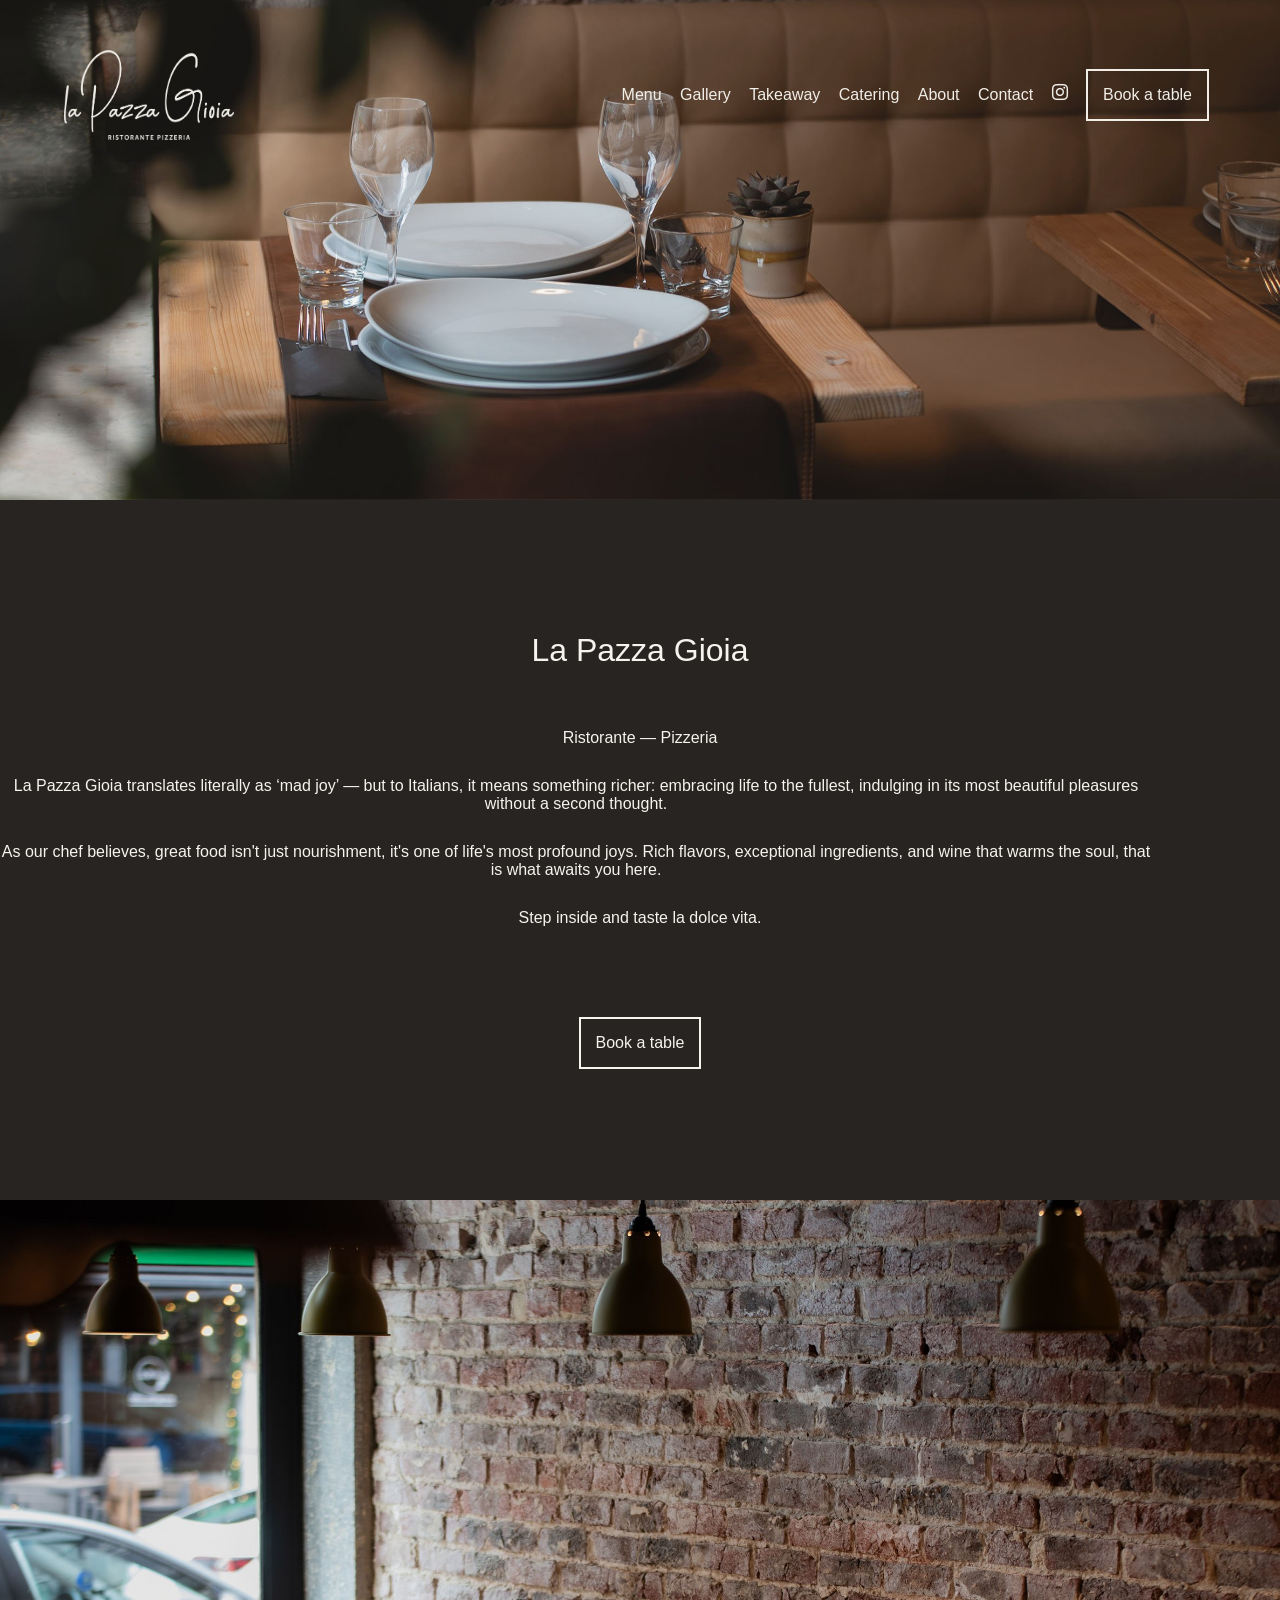
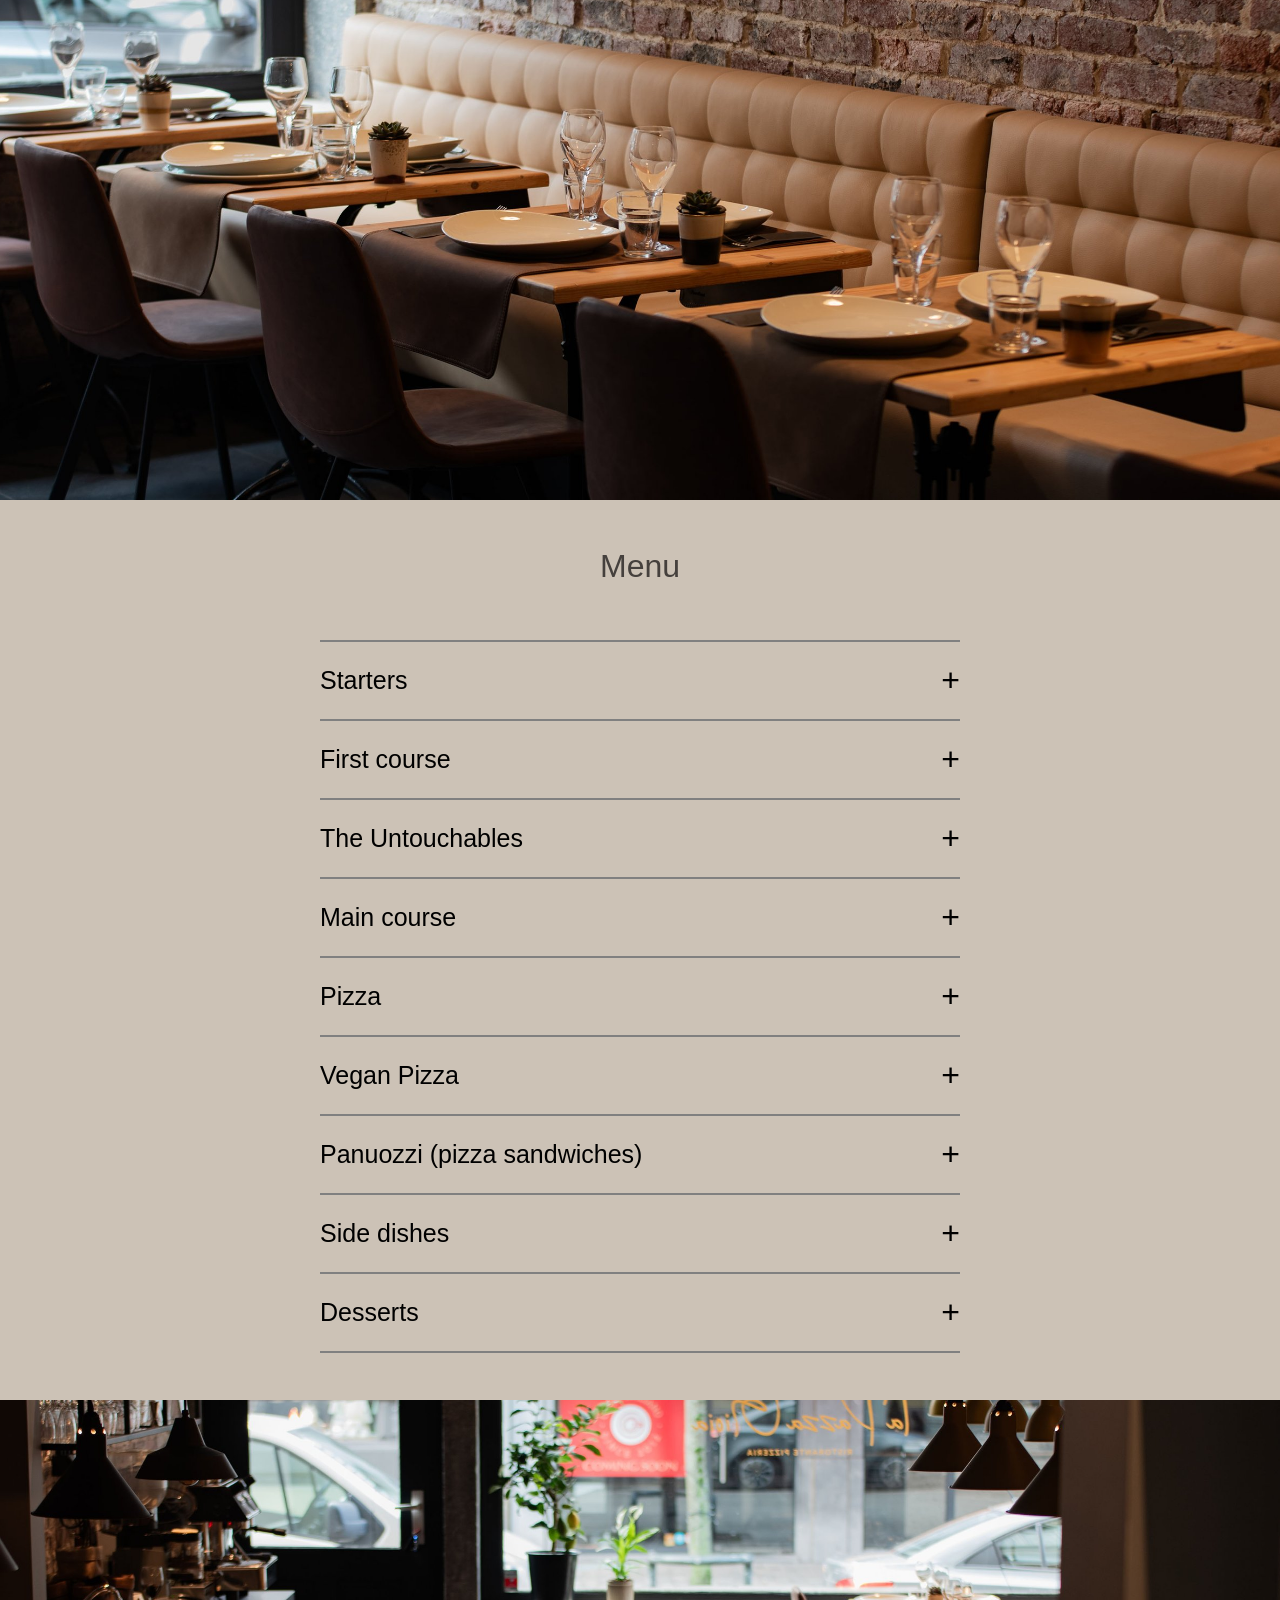
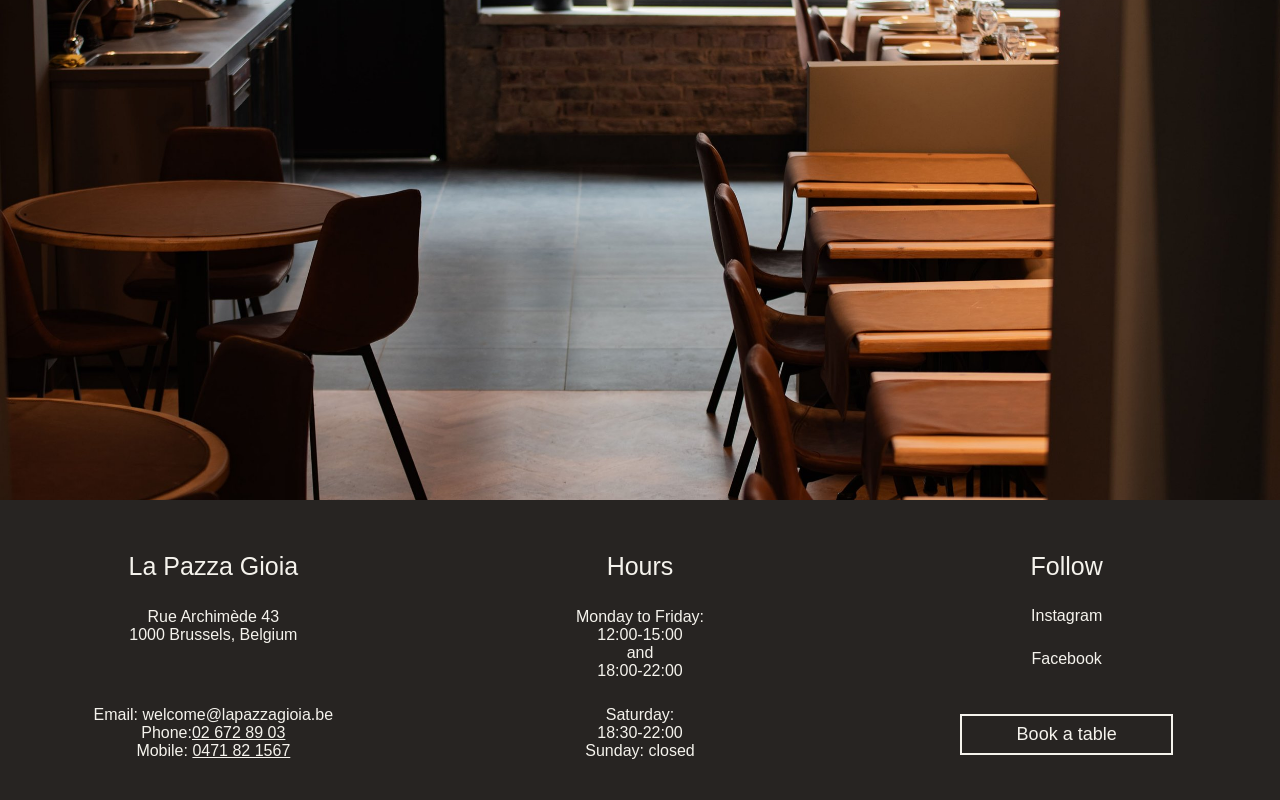
<file: index.html>
<!DOCTYPE html>
<html lang="en">
<head>
    <meta charset="UTF-8">
    <meta name="viewport" content="width=device-width, initial-scale=1.0">
    <title>La Pazza Gioia</title>
    <link rel="stylesheet" href="css/styles.css">
    <link rel="stylesheet"
href="https://cdn.jsdelivr.net/npm/bootstrap-icons@1.13.1/font/bootstrap-icons.min.css">
    <meta name="format-detection" content="telephone=no">
</head>
<body>
    <header id="header-index">
        <nav>
            <img src="img/LaPazzaGioia-Logo.png" alt="La Pazza Gioia logo" id="logo">
            <ul>
                <li><a href="menu.html">Menu</a></li>
                <li><a href="gallery.html">Gallery</a></li>
                <li><a href="takeaway.html">Takeaway</a></li>
                <li><a href="catering.html">Catering</a></li>
                <li><a href="about.html">About</a></li>
                <li><a href="contact.html">Contact</a></li>
                <li><a href="https://www.instagram.com/lapazzagioia_bruxelles/" target="_blank"><span class="instagram">&#xF437;</span></a></li>
                <li><button>Book a table</button></li>
            </ul>
            <details class="burger-menu">
                <summary aria-labels="Ouvrir le menu"></summary>
                <ul>
                    <li><a href="menu.html">Menu</a></li>
                    <li><a href="gallery.html">Gallery</a></li>
                    <li><a href="takeaway.html">Takeaway</a></li>
                    <li><a href="catering.html">Catering</a></li>
                    <li><a href="about.html">About</a></li>
                    <li><a href="contact.html">Contact</a></li>
                </ul>
            </details>
        </nav>
    </header>
    
    <main>
        <div id="description">
            <button id="book-small-screen">Book a table</button>
            <h1>La Pazza Gioia</h1>
            <div id="description-container">
                <p>Ristorante — Pizzeria</p>
                <p style="width: 90%;">La Pazza Gioia translates literally as ‘mad joy’ — but to Italians, it means something richer: embracing life to the fullest, indulging in its most beautiful pleasures without a second thought.</p>
                <p style="width: 90%;">As our chef believes, great food isn't just nourishment, it's one of life's most profound joys. Rich flavors, exceptional ingredients, and wine that warms the soul, that is what awaits you here.</p>
                <p>Step inside and taste la dolce vita.</p>
            </div>
            <button id="book-large-screen">Book a table</button>
        </div>

        <div id="salle">
        </div>
        
        <div id="menu">
            <div id="menu-container">
                <h1>Menu</h1>
                <details>
                    <summary>Starters</summary>
                    <h3>Antipasto Misto Italiano</h3>
                    <ul>
                        <li>A selection of Italian cured meats and cheeses, grilled vegetables and Taggiasca olives.</li>
                        <li>Salumi e formaggi italiani selezionati, verdure grigliate e olive taggiasche.</li>
                        <li>Sélection de charcuteries et fromages italiens, légumes grillés et olives taggiasche.</li>
                    </ul>
                </details>
                <details>
                    <summary>First course</summary>
                    <h3>Spaghetti crema di peperoni rossi arrosto, gamberi e limone</h3>
                    <ul>
                        <li>Spaghetti with a cream sauce made from roasted red peppers, prawn bisque and a hint of lemon.</li>
                        <li>Spaghetti alla crema di peperoni rossi arrosto, bisque di gamberi e profumo di limone.</li>
                        <li>Spaghetti à la crème de poivrons rouges rôtis, bisque de crevettes et touche de citron.</li>
                    </ul>
                </details>
                <details>
                    <summary>The Untouchables</summary>
                    <h3>Lasagna Bolognese</h3>
                    <ul>
                        <li>Fresh pasta sheets, Bolognese sauce, béchamel sauce, 24-month-aged Parmigiano Reggiano and fior di latte.</li>
                        <li>Sfoglie di pasta all’uovo, ragù alla bolognese, besciamella, Parmigiano Reggiano 24 mesi e fior di latte.</li>
                        <li>Feuilles de pâte aux œufs, ragù à la bolognaise, béchamel, Parmigiano Reggiano 24 mois et mozzarella fior di latte.</li>
                    </ul>
                </details>
                <details>
                    <summary>Main course</summary>
                    <h3>Filetto di merluzzo arrosto, salsa di peperoni rossi, olive, olio al prezzemolo</h3>
                    <ul>
                        <li>Roasted cod fillet with a sauce of red peppers, olives and parsley oil.</li>
                        <li>Filetto di merluzzo arrosto, salsa di peperoni rossi, olive e olio al prezzemolo.</li>
                        <li>Filet de cabillaud rôti, sauce aux poivrons rouges, olives et huile au persil.</li>
                    </ul>
                </details>
                <details>
                    <summary>Pizza</summary>
                    <h3>Margherita</h3>
                    <ul>
                        <li>Tomato, mozzarella, Parmesan, basil.</li>
                        <li>Pomodoro, fior di latte, parmigiano, basilico.</li>
                        <li>Tomate, mozzarella fior di latte, parmesan, basilic.</li>
                    </ul>
                </details>
                <details>
                    <summary>Vegan Pizza</summary>
                    <h3>(Vegan) Picasso</h3>
                    <ul>
                        <li>Cream of red peppers, grilled courgettes, Taggiasca olives, white onions, sun-dried tomatoes, toasted almonds.</li>
                        <li>Crema di peperoni rossi, zucchine grigliate, olive taggiasche, cipolle bianche, pomodori secchi, mandorle tostate.</li>
                        <li>Crème de poivrons rouges, courgettes grillées, olives taggiasche, oignons blancs, tomates séchées, amandes grillées.</li>
                    </ul>
                </details>
                <details>
                    <summary>Panuozzi (pizza sandwiches)</summary>
                    <h3>Crudo</h3>
                    <ul>
                        <li>Fior di latte, prosciutto, rocket, shavings of Parmigiano, pine nuts.</li>
                        <li>Fior di latte, prosciutto crudo, rucola, scaglie di Parmigiano, pinoli.</li>
                        <li>Mozzarella fior di latte, jambon de Parme, roquette, flocons de parmesan, pignons de pin.</li>
                    </ul>
                </details>
                <details>
                    <summary>Side dishes</summary>
                    <h3>(Vegetarian) Insalata mista</h3>
                    <ul>
                        <li>Semi-dried cherry tomatoes, shavings of Parmigiano, croutons.</li>
                        <li>Pomodorino semi-dry, scaglie di Parmigiano, crostini di pane.</li>
                        <li>Salade mixte, tomates semi-séchées, copeaux de parmesan, croûtons.</li>
                    </ul>
                </details>
                <details>
                    <summary>Desserts</summary>
                    <h3>Tiramisù</h3>
                    <ul>
                        <li>Mascarpone cream, ladyfingers soaked in coffee.</li>
                        <li>Crema al mascarpone, savoiardi imbevuti di caffè.</li>
                        <li>Crème au mascarpone, biscuits savoiardi imbibés de café.</li>
                    </ul>
                </details>

            </div>
        </div>
        
        <div id="entree">
        </div>
    </main>

    <footer>
        <div class="footer-card">
            <h1 style="align-content: center;">La Pazza Gioia</h1>
            <div id="footer-adress">
                <p>Rue Archimède 43</p>
                <p>1000 Brussels, Belgium</p>
            </div>
            <div id="footer-coordonnees" style="align-content: center;">
                <p><a href="mailto:welcome@lapazzagioia.be">Email: welcome@lapazzagioia.be</a></p>
                <p>Phone:<span style="text-decoration: underline;">02 672 89 03</span></p>
                <p>Mobile: <span style="text-decoration: underline;">0471 82 1567</span></p>
            </div>
        </div>
        <div class="footer-card">
            <h1 style="align-content: center;">Hours</h1>
            <div id="m-to-f">
                <p>Monday to Friday:</p>
                <p>12:00-15:00</p>
                <p>and</p>
                <p>18:00-22:00</p>
            </div>
            <div id="s-and-d" style="align-content: center;">
                <p>Saturday:</p>
                <p>18:30-22:00</p>
                <p>Sunday: closed</p>
            </div>
        </div>
        <div class="footer-card">
            <h1 style="align-content: center;">Follow</h1>
            <div id="social-networks">
                <p><a href="https://www.instagram.com/lapazzagioia_bruxelles/" target="_blank">Instagram</a></p>
                <p><a href="https://www.facebook.com/lapazzagioiabrussels" target="_blank">Facebook</a></p>
            </div>
            <div style="align-content: center;">
                <button>Book a table</button>
            </div>
        </div>
    </footer>

</body>
</html>
</file>
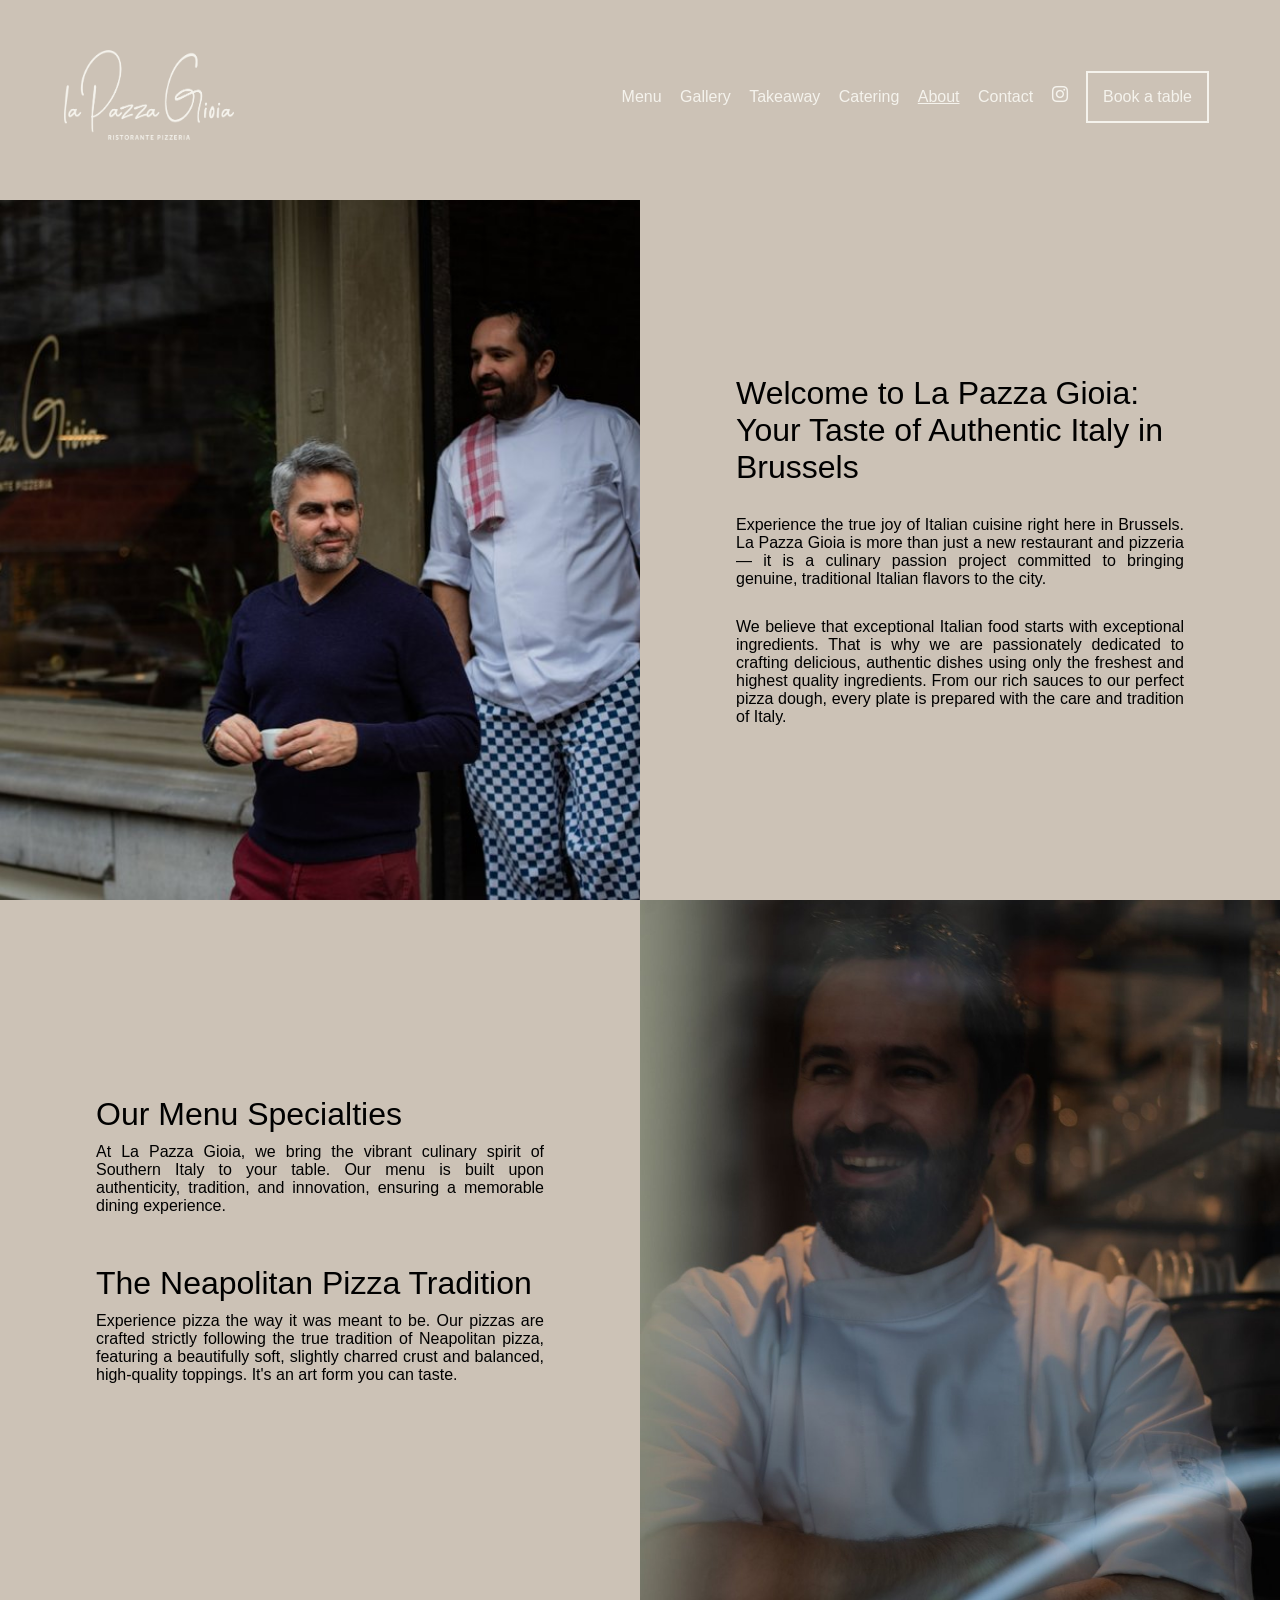
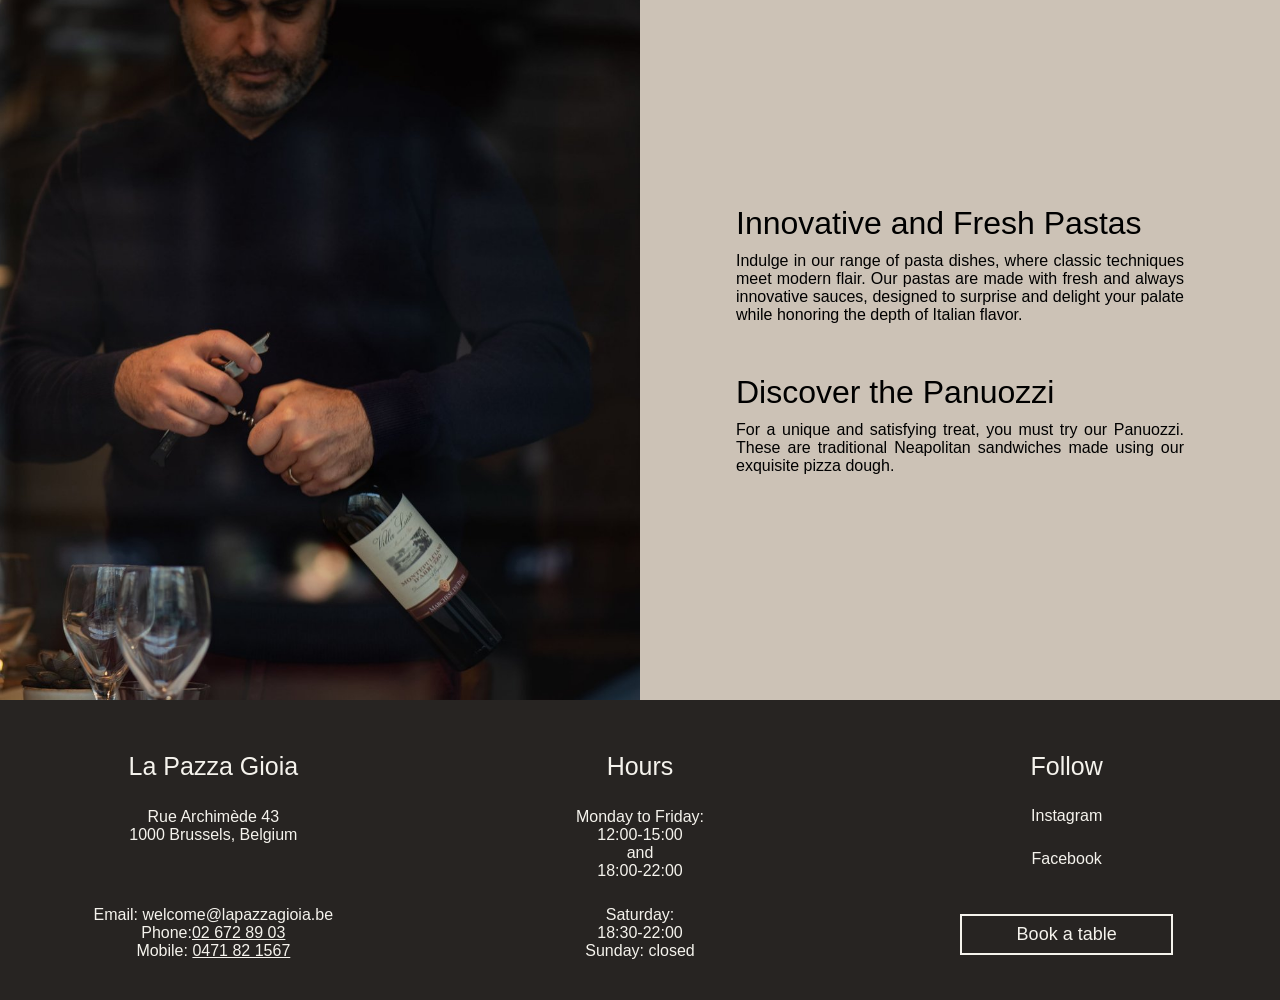
<file: about.html>
<!DOCTYPE html>
<html lang="en">
<head>
    <meta charset="UTF-8">
    <meta name="viewport" content="width=device-width, initial-scale=1.0">
    <title>About - La Pazza Gioia</title>
    <link rel="stylesheet" href="css/styles.css">
    <link rel="stylesheet"
href="https://cdn.jsdelivr.net/npm/bootstrap-icons@1.13.1/font/bootstrap-icons.min.css">
    <meta name="format-detection" content="telephone=no">
</head>
<body>
    <header>
        <nav>
            <a href="index.html"><img src="img/LaPazzaGioia-Logo.png" alt="La Pazza Gioia logo" id="logo"></a>
            <ul>
                <li><a href="menu.html">Menu</a></li>
                <li><a href="gallery.html">Gallery</a></li>
                <li><a href="takeaway.html">Takeaway</a></li>
                <li><a href="catering.html">Catering</a></li>
                <li style="text-decoration: underline;">About</li>
                <li><a href="contact.html">Contact</a></li>
                <li><a href="https://www.instagram.com/lapazzagioia_bruxelles/" target="_blank"><span class="instagram">&#xF437;</span></a></li>
                <li><button>Book a table</button></li>
            </ul>
            <details class="burger-menu">
                <summary aria-labels="Ouvrir le menu"></summary>
                <ul>
                    <li><a href="menu.html">Menu</a></li>
                    <li><a href="gallery.html">Gallery</a></li>
                    <li><a href="takeaway.html">Takeaway</a></li>
                    <li><a href="catering.html">Catering</a></li>
                    <li><a href="about.html">About</a></li>
                    <li><a href="contact.html">Contact</a></li>
                </ul>
            </details>
        </nav>
    </header>

    <main id="about-main">
        <div class="card">
            <img src="img/LaPazzaGioia_16.jpg" alt="LaPazza chef" class="about-img">
            <div class="about-description">
                <h1>Welcome to La Pazza Gioia: Your Taste of Authentic Italy in Brussels</h1>
                <p>Experience the true joy of Italian cuisine right here in Brussels. La Pazza Gioia is more than just a new restaurant and pizzeria— it is a culinary passion project committed to bringing genuine, traditional Italian flavors to the city.</p>
                <p>We believe that exceptional Italian food starts with exceptional ingredients. That is why we are passionately dedicated to crafting delicious, authentic dishes using only the freshest and highest quality ingredients. From our rich sauces to our perfect pizza dough, every plate is prepared with the care and tradition of Italy.</p>
            </div>
        </div>
        <div class="card">
            <div class="about-description">
                <div class="about-description-article">
                    <h1>Our Menu Specialties</h1>
                    <p>At La Pazza Gioia, we bring the vibrant culinary spirit of Southern Italy to your table. Our menu is built upon authenticity, tradition, and innovation, ensuring a memorable dining experience.</p>
                </div>
                <div class="about-description-article">
                    <h1>The Neapolitan Pizza Tradition</h1>
                    <p>Experience pizza the way it was meant to be. Our pizzas are crafted strictly following the true tradition of Neapolitan pizza, featuring a beautifully soft, slightly charred crust and balanced, high-quality toppings. It's an art form you can taste.</p>
                </div>
            </div>
            <img src="img/LaPazzaGioia_17.jpg" alt="LaPazza entree" class="about-img">
        </div>
        <div class="card">
            <img src="img/LaPazzaGioia_18.jpg" alt="LaPazza wine" class="about-img">
            <div class="about-description">
                <div class="about-description-article">
                    <h1>Innovative and Fresh Pastas</h1>
                    <p>Indulge in our range of pasta dishes, where classic techniques meet modern flair. Our pastas are made with fresh and always innovative sauces, designed to surprise and delight your palate while honoring the depth of Italian flavor.</p>
                </div>
                <div class="about-description-article">
                    <h1>Discover the Panuozzi</h1>
                    <p>For a unique and satisfying treat, you must try our Panuozzi. These are traditional Neapolitan sandwiches made using our exquisite pizza dough.</p>
                </div>
            </div>
        </div>
    </main>

    <footer>
        <div class="footer-card">
            <h1 style="align-content: center;">La Pazza Gioia</h1>
            <div id="footer-adress">
                <p>Rue Archimède 43</p>
                <p>1000 Brussels, Belgium</p>
            </div>
            <div id="footer-coordonnees" style="align-content: center;">
                <p><a href="mailto:welcome@lapazzagioia.be">Email: welcome@lapazzagioia.be</a></p>
                <p>Phone:<span style="text-decoration: underline;">02 672 89 03</span></p>
                <p>Mobile: <span style="text-decoration: underline;">0471 82 1567</span></p>
            </div>
        </div>
        <div class="footer-card">
            <h1 style="align-content: center;">Hours</h1>
            <div id="m-to-f">
                <p>Monday to Friday:</p>
                <p>12:00-15:00</p>
                <p>and</p>
                <p>18:00-22:00</p>
            </div>
            <div id="s-and-d" style="align-content: center;">
                <p>Saturday:</p>
                <p>18:30-22:00</p>
                <p>Sunday: closed</p>
            </div>
        </div>
        <div class="footer-card">
            <h1 style="align-content: center;">Follow</h1>
            <div id="social-networks">
                <p><a href="https://www.instagram.com/lapazzagioia_bruxelles/" target="_blank">Instagram</a></p>
                <p><a href="https://www.facebook.com/lapazzagioiabrussels" target="_blank">Facebook</a></p>
            </div>
            <div style="align-content: center;">
                <button>Book a table</button>
            </div>
        </div>
    </footer>

</body>
</html>
</file>
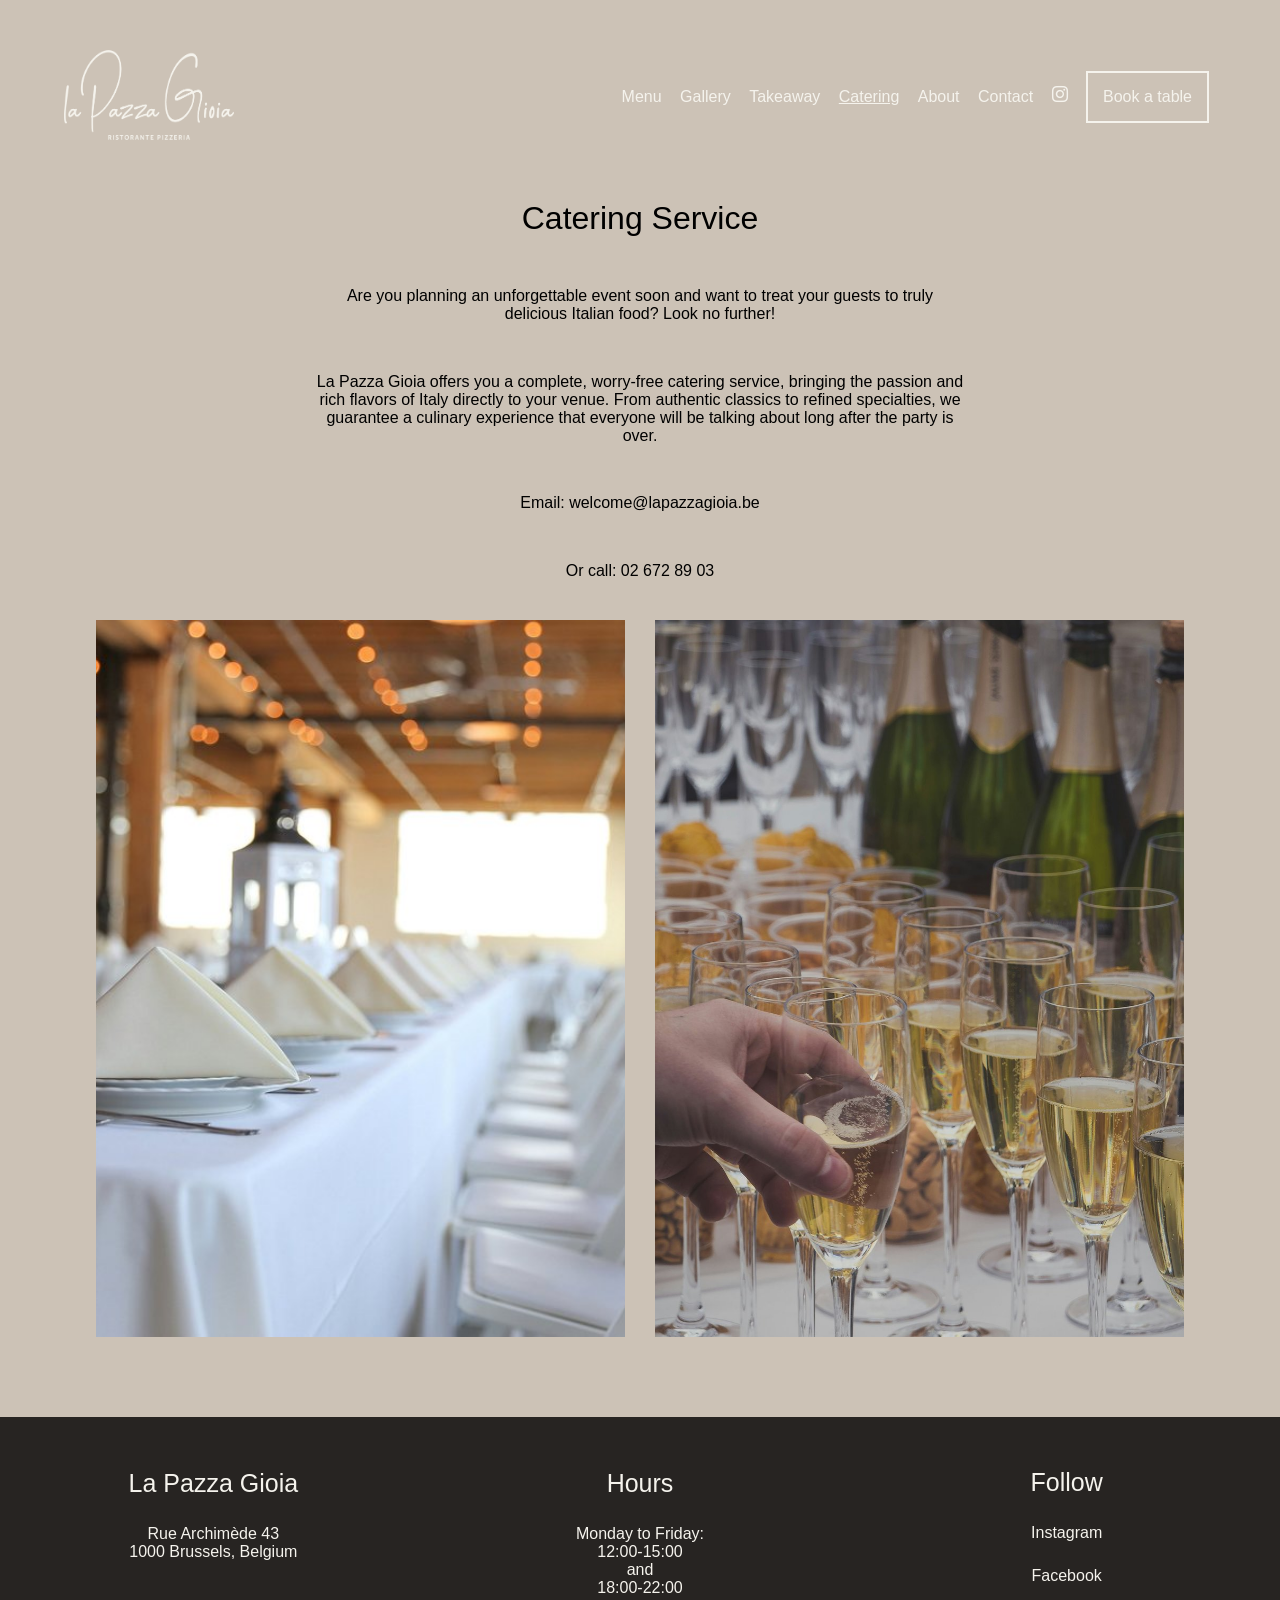
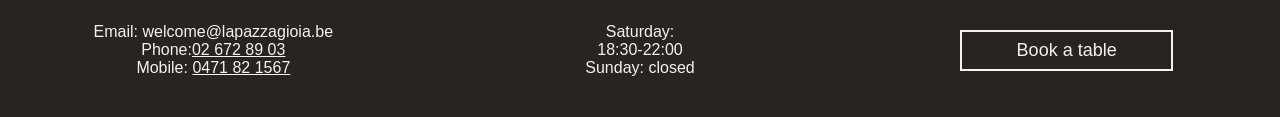
<file: catering.html>
<!DOCTYPE html>
<html lang="en">
<head>
    <meta charset="UTF-8">
    <meta name="viewport" content="width=device-width, initial-scale=1.0">
    <title>Catering - La Pazza Gioia</title>
    <link rel="stylesheet" href="css/styles.css">
    <link rel="stylesheet"
href="https://cdn.jsdelivr.net/npm/bootstrap-icons@1.13.1/font/bootstrap-icons.min.css">
    <meta name="format-detection" content="telephone=no">
</head>
<body>
    <header>
        <nav>
            <a href="index.html"><img src="img/LaPazzaGioia-Logo.png" alt="La Pazza Gioia logo" id="logo"></a>
            <ul>
                <li><a href="menu.html">Menu</a></li>
                <li><a href="gallery.html">Gallery</a></li>
                <li><a href="takeaway.html">Takeaway</a></li>
                <li style="text-decoration: underline;">Catering</li>
                <li><a href="about.html">About</a></li>
                <li><a href="contact.html">Contact</a></li>
                <li><a href="https://www.instagram.com/lapazzagioia_bruxelles/" target="_blank"><span class="instagram">&#xF437;</span></a></li>
                <li><button>Book a table</button></li>
            </ul>
            <details class="burger-menu">
                <summary aria-labels="Ouvrir le menu"></summary>
                <ul>
                    <li><a href="menu.html">Menu</a></li>
                    <li><a href="gallery.html">Gallery</a></li>
                    <li><a href="takeaway.html">Takeaway</a></li>
                    <li><a href="catering.html">Catering</a></li>
                    <li><a href="about.html">About</a></li>
                    <li><a href="contact.html">Contact</a></li>
                </ul>
            </details>
        </nav>
    </header>

    <main id="main-catering">
        <div id="catering-container">
            <div id="catering-service">
                <h1>Catering Service</h1>
                <p>Are you planning an unforgettable event soon and want to treat your guests to truly delicious Italian food? Look no further!</p>
                <p>La Pazza Gioia offers you a complete, worry-free catering service, bringing the passion and rich flavors of Italy directly to your venue. From authentic classics to refined specialties, we guarantee a culinary experience that everyone will be talking about long after the party is over.</p>
                <p>Email: <a href="mailto:welcome@lapazzagioia.be" style="color: black;">welcome@lapazzagioia.be</a></p>
                <p style="color: black;">Or call: 02 672 89 03</p>
            </div>
            <div id="catering-img">
                <div>
                    <img src="img/robert-mathews-lowres.jpg" class="img-catering">
                </div>
                <div>
                    <img src="img/sebastian-bjune+lowres.jpg" class="img-catering">
                </div>
            </div>
        </div>

    </main>
    
    <footer>
        <div class="footer-card">
            <h1 style="align-content: center;">La Pazza Gioia</h1>
            <div id="footer-adress">
                <p>Rue Archimède 43</p>
                <p>1000 Brussels, Belgium</p>
            </div>
            <div id="footer-coordonnees" style="align-content: center;">
                <p><a href="mailto:welcome@lapazzagioia.be">Email: welcome@lapazzagioia.be</a></p>
                <p>Phone:<span style="text-decoration: underline;">02 672 89 03</span></p>
                <p>Mobile: <span style="text-decoration: underline;">0471 82 1567</span></p>
            </div>
        </div>
        <div class="footer-card">
            <h1 style="align-content: center;">Hours</h1>
            <div id="m-to-f">
                <p>Monday to Friday:</p>
                <p>12:00-15:00</p>
                <p>and</p>
                <p>18:00-22:00</p>
            </div>
            <div id="s-and-d" style="align-content: center;">
                <p>Saturday:</p>
                <p>18:30-22:00</p>
                <p>Sunday: closed</p>
            </div>
        </div>
        <div class="footer-card">
            <h1 style="align-content: center;">Follow</h1>
            <div id="social-networks">
                <p><a href="https://www.instagram.com/lapazzagioia_bruxelles/" target="_blank">Instagram</a></p>
                <p><a href="https://www.facebook.com/lapazzagioiabrussels" target="_blank">Facebook</a></p>
            </div>
            <div style="align-content: center;">
                <button>Book a table</button>
            </div>
        </div>
    </footer>

</body>
</html>
</file>
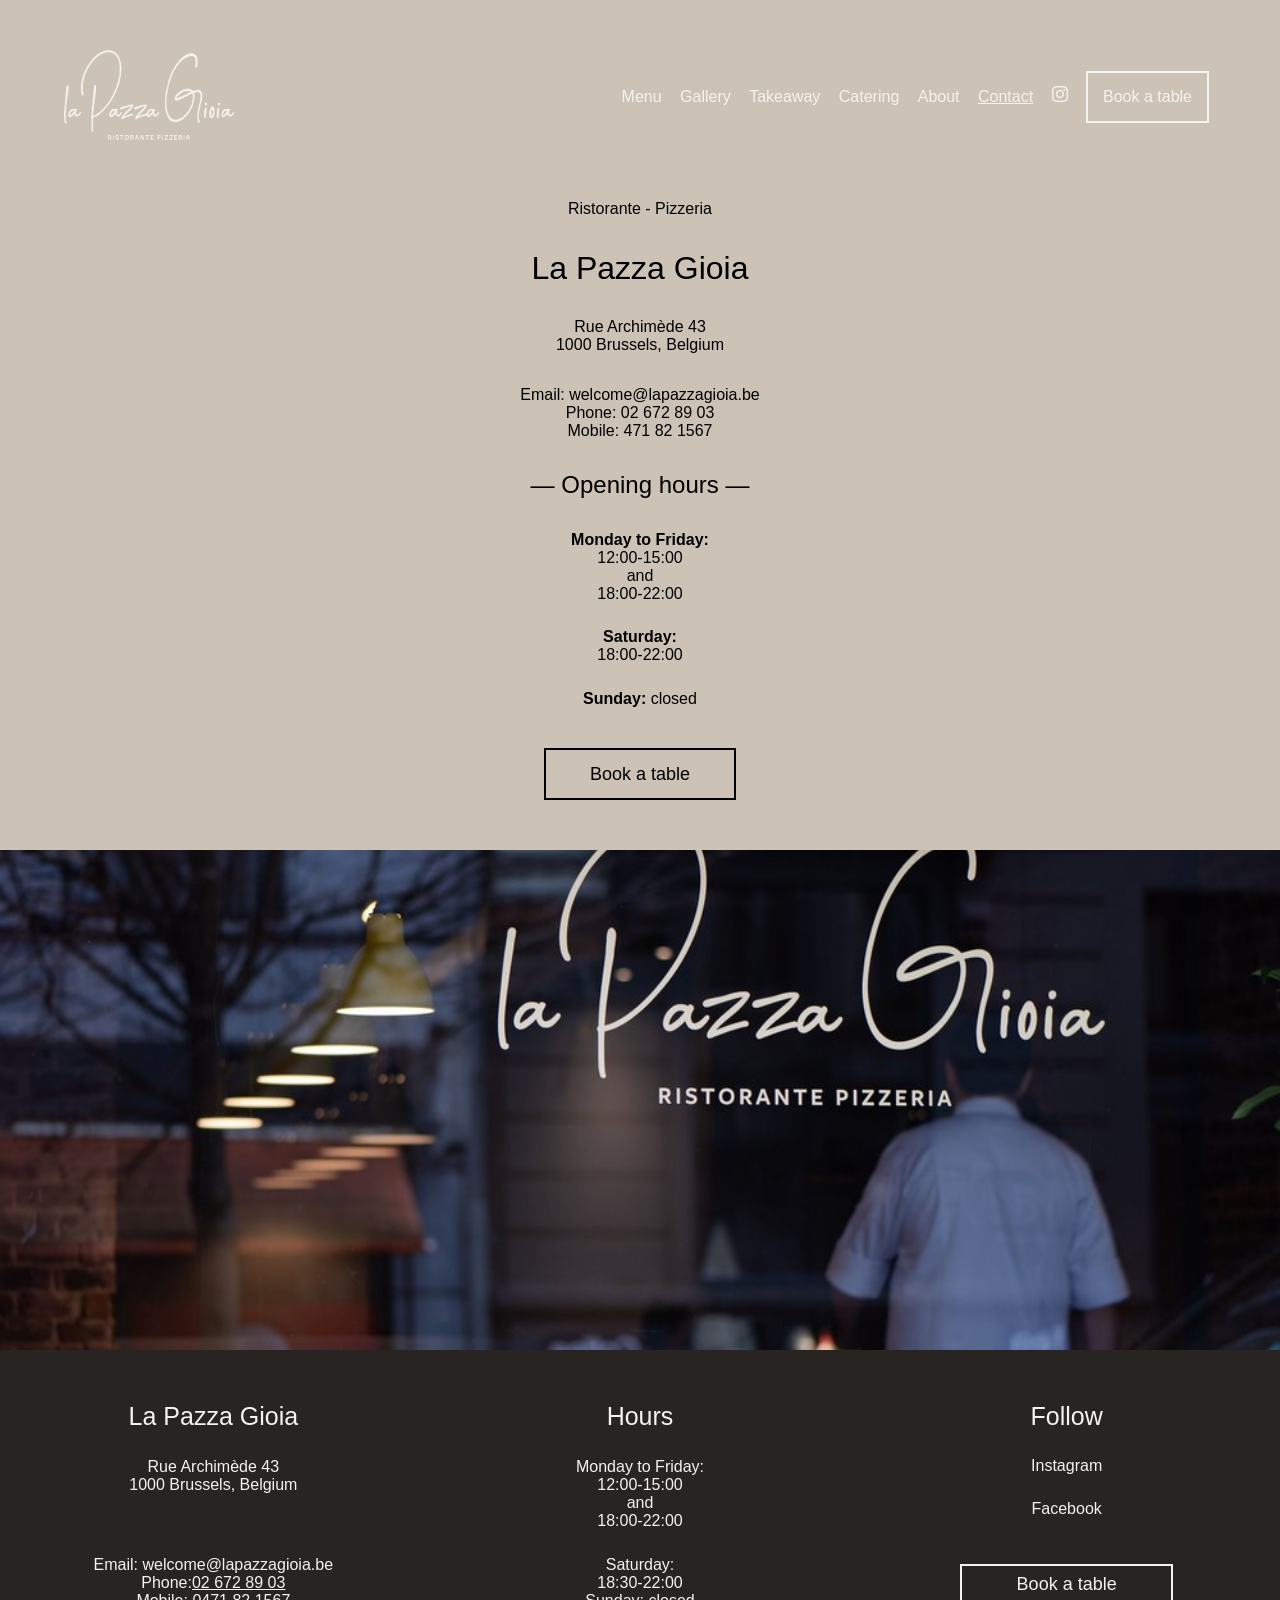
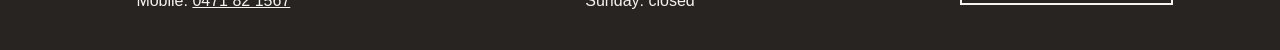
<file: contact.html>
<!DOCTYPE html>
<html lang="en">
<head>
    <meta charset="UTF-8">
    <meta name="viewport" content="width=device-width, initial-scale=1.0">
    <title>Contact - La Pazza Gioia</title>
    <link rel="stylesheet" href="css/styles.css">
    <link rel="stylesheet"
href="https://cdn.jsdelivr.net/npm/bootstrap-icons@1.13.1/font/bootstrap-icons.min.css">
    <meta name="format-detection" content="telephone=no">
</head>
<body>
    <header>
        <nav>
            <a href="index.html"><img src="img/LaPazzaGioia-Logo.png" alt="La Pazza Gioia logo" id="logo"></a>
            <ul>
                <li><a href="menu.html">Menu</a></li>
                <li><a href="gallery.html">Gallery</a></li>
                <li><a href="takeaway.html">Takeaway</a></li>
                <li><a href="catering.html">Catering</a></li>
                <li><a href="about.html">About</a></li>
                <li style="text-decoration: underline;">Contact</li>
                <li><a href="https://www.instagram.com/lapazzagioia_bruxelles/" target="_blank"><span class="instagram">&#xF437;</span></a></li>
                <li><button>Book a table</button></li>
            </ul>
            <details class="burger-menu">
                <summary aria-labels="Ouvrir le menu"></summary>
                <ul>
                    <li><a href="menu.html">Menu</a></li>
                    <li><a href="gallery.html">Gallery</a></li>
                    <li><a href="takeaway.html">Takeaway</a></li>
                    <li><a href="catering.html">Catering</a></li>
                    <li><a href="about.html">About</a></li>
                    <li><a href="contact.html">Contact</a></li>
                </ul>
            </details>
        </nav>
    </header>

    <main id="main-contact">
        <div id="contact-coordonnees">
            <p>Ristorante - Pizzeria</p>
            <h1>La Pazza Gioia</h1>
            <div id="contact-adresse">
                <p>Rue Archimède 43</p>
                <p>1000 Brussels, Belgium</p>
            </div>
            <div id="contact-mail-tel">
                <p><a href="mailto:welcome@lapazzagioia.be", style="text-decoration: none; color: black;">Email: welcome@lapazzagioia.be</a></p>
                <p style="color: black;">Phone: 02 672 89 03</p>
                <p style="color: black;">Mobile: 471 82 1567</p>
            </div>
            <h2>— Opening hours —</h2>
            <div id="contact-horaires">
                <div i="Monday-to-Friday">
                    <p style="font-weight: bold;">Monday to Friday:</p>
                    <p>12:00-15:00</p>
                    <p>and</p>
                    <p>18:00-22:00</p>
                </div>
                <div id="Saturday">
                    <p style="font-weight: bold;">Saturday:</p>
                    <p>18:00-22:00</p>
                </div>
                <p><span style="color: black; font-weight: bold;">Sunday: </span>closed</p>
            </div>
            <button id="contact-button">Book a table</button>
        </div>

        <div id="vitrine">
        </div>
    </main>

    <footer>
        <div class="footer-card">
            <h1 style="align-content: center;">La Pazza Gioia</h1>
            <div id="footer-adress">
                <p>Rue Archimède 43</p>
                <p>1000 Brussels, Belgium</p>
            </div>
            <div id="footer-coordonnees" style="align-content: center;">
                <p><a href="mailto:welcome@lapazzagioia.be">Email: welcome@lapazzagioia.be</a></p>
                <p>Phone:<span style="text-decoration: underline;">02 672 89 03</span></p>
                <p>Mobile: <span style="text-decoration: underline;">0471 82 1567</span></p>
            </div>
        </div>
        <div class="footer-card">
            <h1 style="align-content: center;">Hours</h1>
            <div id="m-to-f">
                <p>Monday to Friday:</p>
                <p>12:00-15:00</p>
                <p>and</p>
                <p>18:00-22:00</p>
            </div>
            <div id="s-and-d" style="align-content: center;">
                <p>Saturday:</p>
                <p>18:30-22:00</p>
                <p>Sunday: closed</p>
            </div>
        </div>
        <div class="footer-card">
            <h1 style="align-content: center;">Follow</h1>
            <div id="social-networks">
                <p><a href="https://www.instagram.com/lapazzagioia_bruxelles/" target="_blank">Instagram</a></p>
                <p><a href="https://www.facebook.com/lapazzagioiabrussels" target="_blank">Facebook</a></p>
            </div>
            <div style="align-content: center;">
                <button>Book a table</button>
            </div>
        </div>
    </footer>
</body>
</html>
</file>
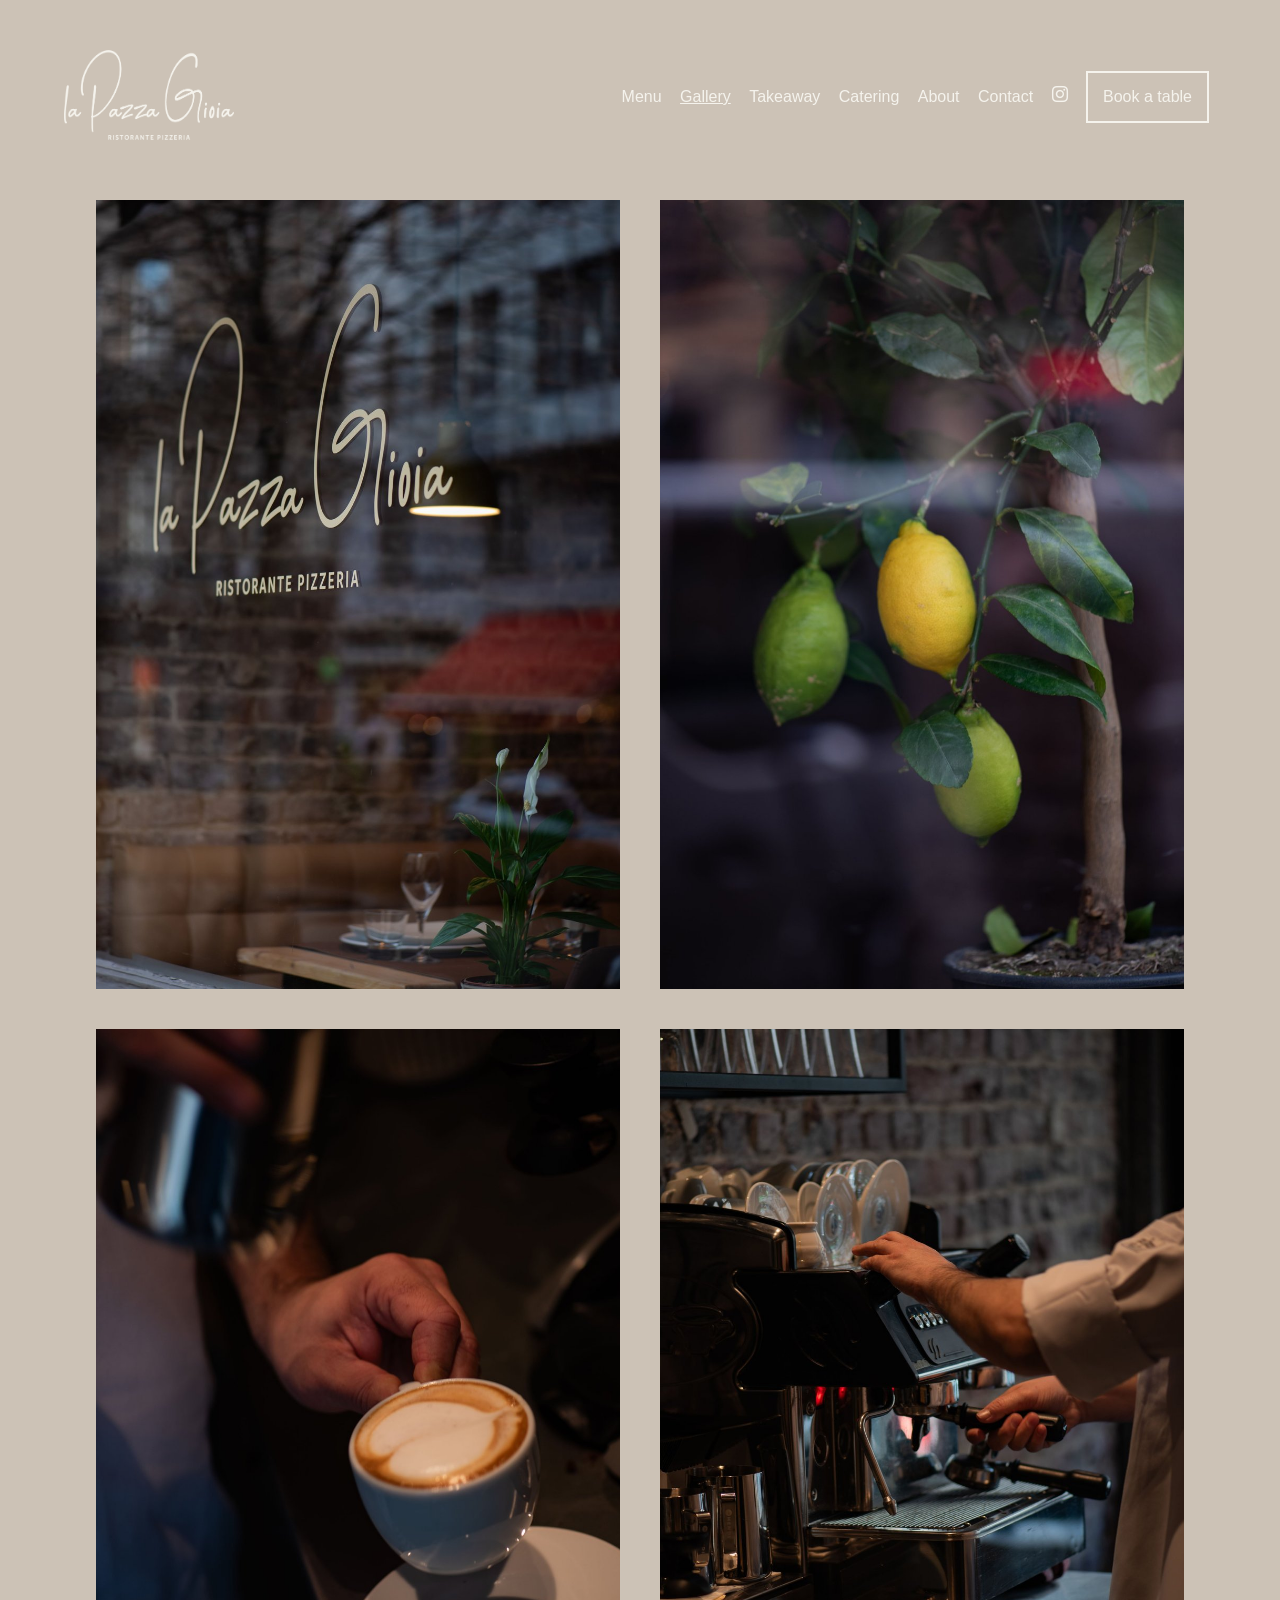
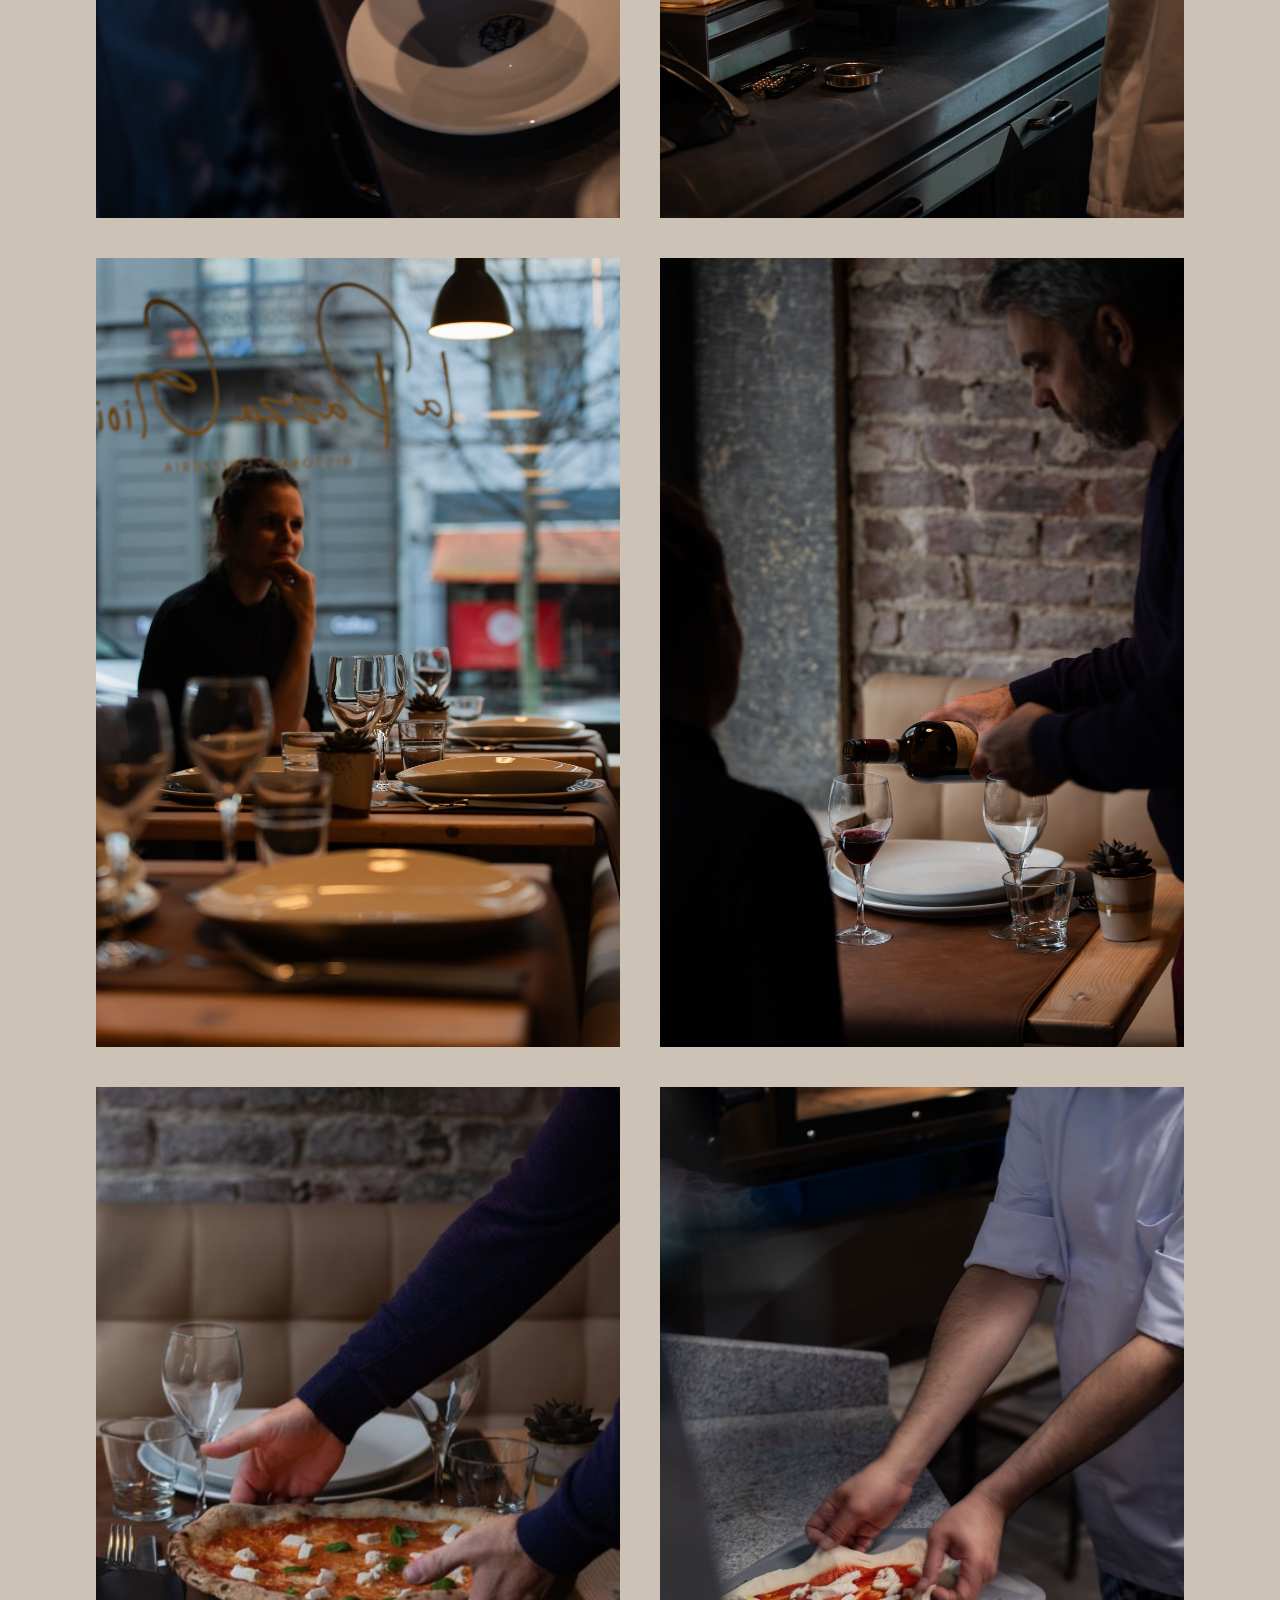
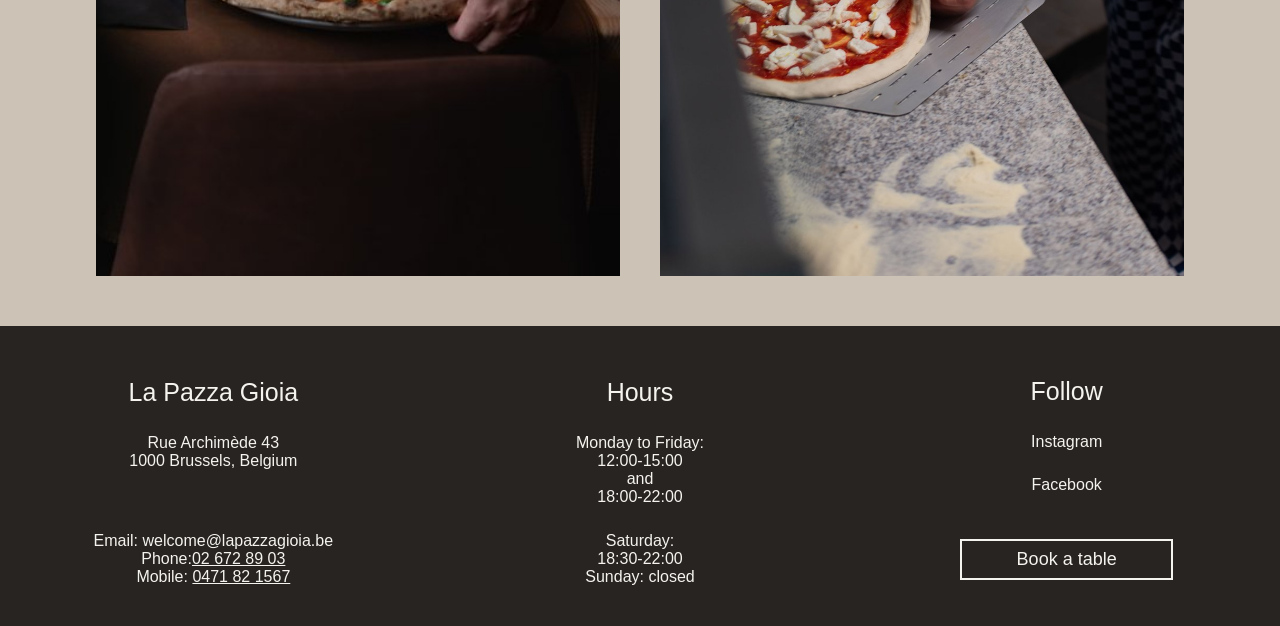
<file: gallery.html>
<!DOCTYPE html>
<html lang="en">
<head>
    <meta charset="UTF-8">
    <meta name="viewport" content="width=device-width, initial-scale=1.0">
    <title>Gallery - La Pazza Gioia</title>
    <link rel="stylesheet" href="css/styles.css">
    <link rel="stylesheet"
href="https://cdn.jsdelivr.net/npm/bootstrap-icons@1.13.1/font/bootstrap-icons.min.css">
    <meta name="format-detection" content="telephone=no">
</head>
<body>
    <header>
        <nav>
            <a href="index.html"><img src="img/LaPazzaGioia-Logo.png" alt="La Pazza Gioia logo" id="logo"></a>
            <ul>
                <li><a href="menu.html">Menu</a></li>
                <li style="text-decoration: underline;">Gallery</li>
                <li><a href="takeaway.html">Takeaway</a></li>
                <li><a href="catering.html">Catering</a></li>
                <li><a href="about.html">About</a></li>
                <li><a href="contact.html">Contact</a></li>
                <li><a href="https://www.instagram.com/lapazzagioia_bruxelles/" target="_blank"><span class="instagram">&#xF437;</span></a></li>
                <li><button>Book a table</button></li>
            </ul>
            <details class="burger-menu">
                <summary aria-labels="Ouvrir le menu"></summary>
                <ul>
                    <li><a href="menu.html">Menu</a></li>
                    <li><a href="gallery.html">Gallery</a></li>
                    <li><a href="takeaway.html">Takeaway</a></li>
                    <li><a href="catering.html">Catering</a></li>
                    <li><a href="about.html">About</a></li>
                    <li><a href="contact.html">Contact</a></li>
                </ul>
            </details>
        </nav>
    </header>

    <main id="main-gallery">
        <div id="main-gallery-container">
            <div>
                <img src="img/LaPazzaGioia_13.jpg" class="img-gallery">
            </div>
            <div>
                <img src="img/LaPazzaGioia_4.jpg" class="img-gallery">
            </div>
            <div>
                <img src="img/LaPazzaGioia_8.jpg" class="img-gallery">
            </div>
            <div>
                <img src="img/LaPazzaGioia_6.jpg" class="img-gallery">
            </div>
            <div>
                <img src="img/LaPazzaGioia_5.jpg" class="img-gallery">
            </div>
            <div>
                <img src="img/LaPazzaGioia_12.jpg" class="img-gallery">
            </div>
            <div>
                <img src="img/LaPazzaGioia_24.jpg" class="img-gallery">
            </div>
            <div>
                <img src="img/LaPazzaGioia_10.jpg" class="img-gallery">
            </div>
        </div>
    </main>

    <footer>
        <div class="footer-card">
            <h1 style="align-content: center;">La Pazza Gioia</h1>
            <div id="footer-adress">
                <p>Rue Archimède 43</p>
                <p>1000 Brussels, Belgium</p>
            </div>
            <div id="footer-coordonnees" style="align-content: center;">
                <p><a href="mailto:welcome@lapazzagioia.be">Email: welcome@lapazzagioia.be</a></p>
                <p>Phone:<span style="text-decoration: underline;">02 672 89 03</span></p>
                <p>Mobile: <span style="text-decoration: underline;">0471 82 1567</span></p>
            </div>
        </div>
        <div class="footer-card">
            <h1 style="align-content: center;">Hours</h1>
            <div id="m-to-f">
                <p>Monday to Friday:</p>
                <p>12:00-15:00</p>
                <p>and</p>
                <p>18:00-22:00</p>
            </div>
            <div id="s-and-d" style="align-content: center;">
                <p>Saturday:</p>
                <p>18:30-22:00</p>
                <p>Sunday: closed</p>
            </div>
        </div>
        <div class="footer-card">
            <h1 style="align-content: center;">Follow</h1>
            <div id="social-networks">
                <p><a href="https://www.instagram.com/lapazzagioia_bruxelles/" target="_blank">Instagram</a></p>
                <p><a href="https://www.facebook.com/lapazzagioiabrussels" target="_blank">Facebook</a></p>
            </div>
            <div style="align-content: center;">
                <button>Book a table</button>
            </div>
        </div>
    </footer>

</body>
</html>
</file>
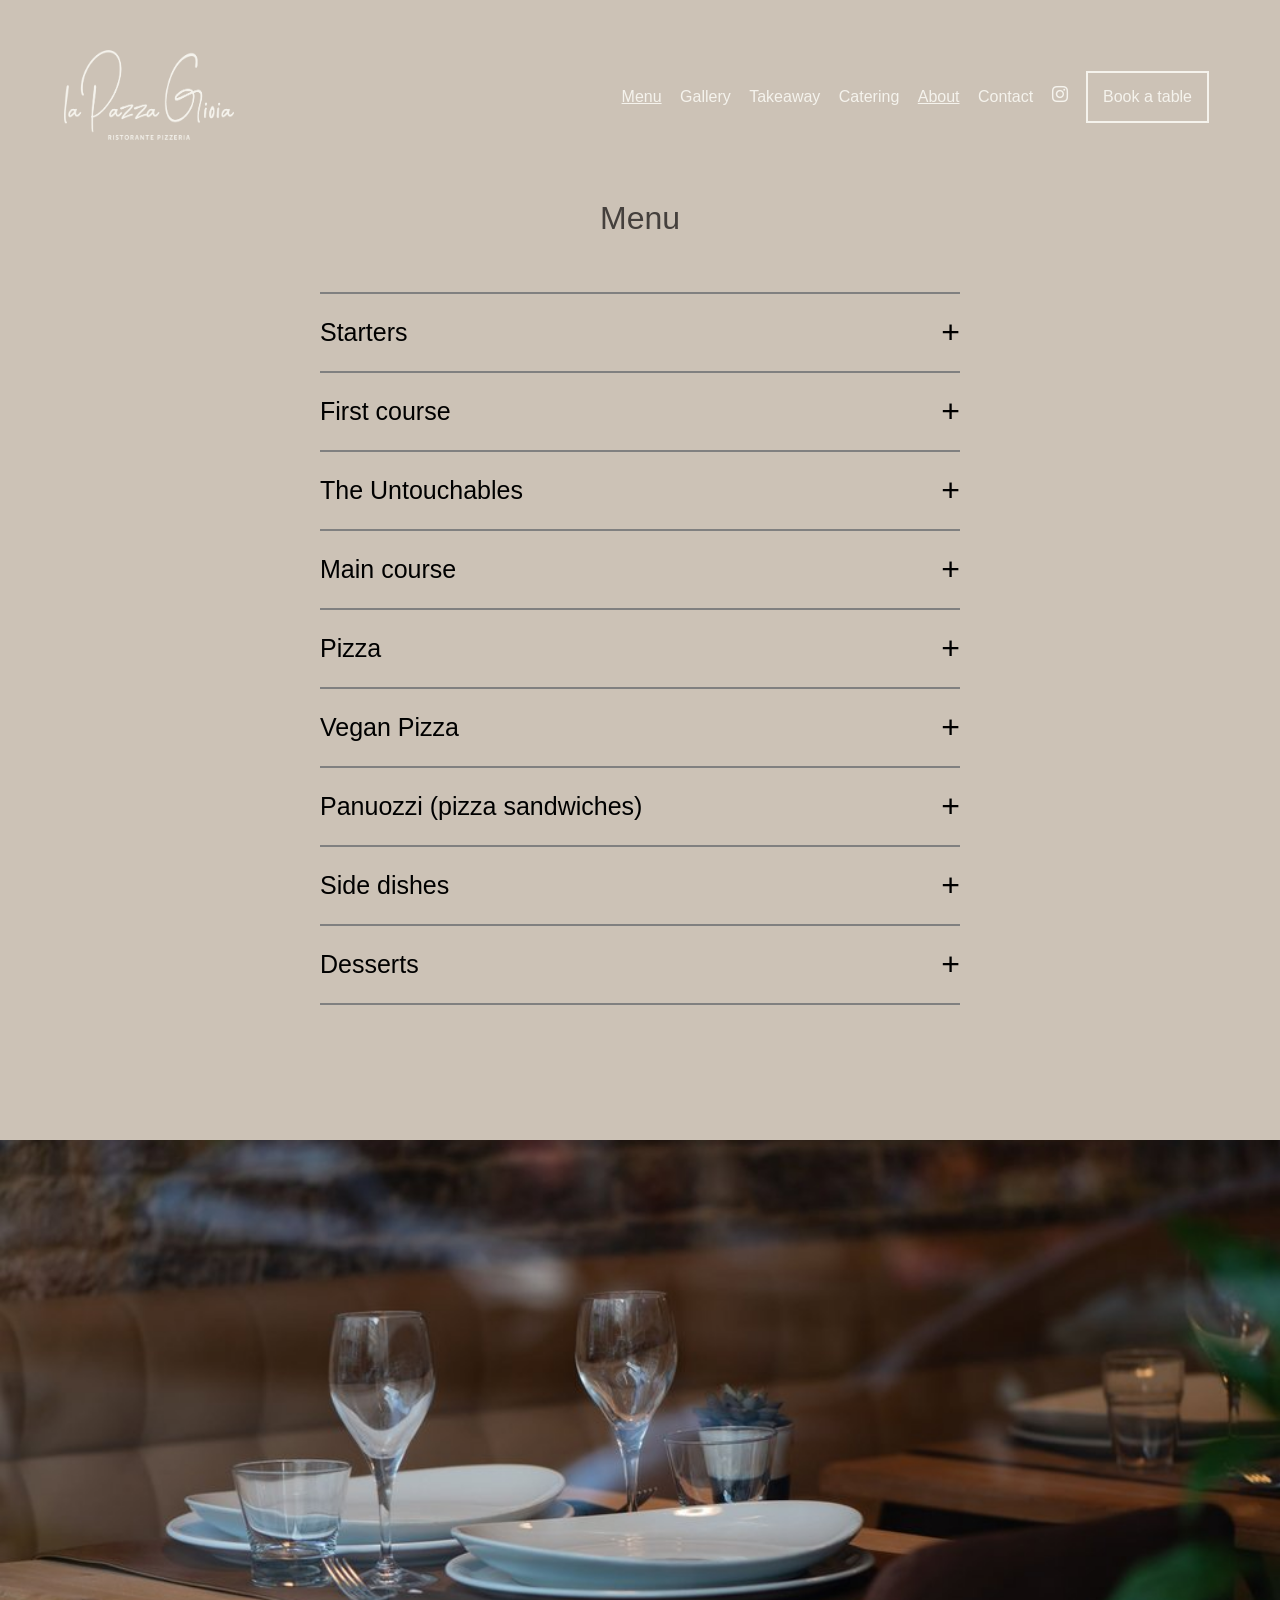
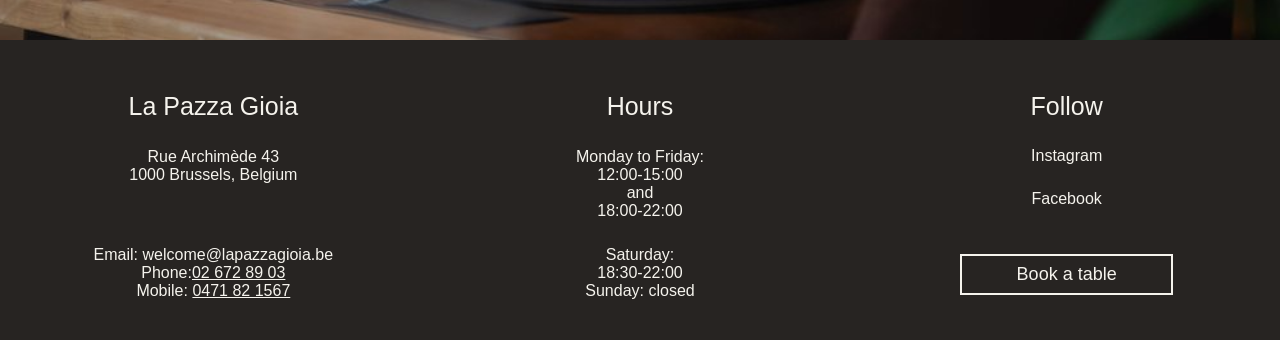
<file: menu.html>
<!DOCTYPE html>
<html lang="en">
<head>
    <meta charset="UTF-8">
    <meta name="viewport" content="width=device-width, initial-scale=1.0">
    <title>Menu - La Pazza Gioia</title>
    <link rel="stylesheet" href="css/styles.css">
    <link rel="stylesheet"
href="https://cdn.jsdelivr.net/npm/bootstrap-icons@1.13.1/font/bootstrap-icons.min.css">
    <meta name="format-detection" content="telephone=no">
</head>
<body>
    <header>
        <nav>
            <a href="index.html"><img src="img/LaPazzaGioia-Logo.png" alt="La Pazza Gioia logo" id="logo"></a>
            <ul>
                <li><a href="menu.html" style="text-decoration: underline;">Menu</a></li>
                <li><a href="gallery.html">Gallery</a></li>
                <li><a href="takeaway.html">Takeaway</a></li>
                <li><a href="catering.html">Catering</a></li>
                <li style="text-decoration: underline;">About</li>
                <li><a href="contact.html">Contact</a></li>
                <li><a href="https://www.instagram.com/lapazzagioia_bruxelles/" target="_blank"><span class="instagram">&#xF437;</span></a></li>
                <li><button>Book a table</button></li>
            </ul>
            <details class="burger-menu">
                <summary aria-labels="Ouvrir le menu"></summary>
                <ul>
                    <li><a href="menu.html">Menu</a></li>
                    <li><a href="gallery.html">Gallery</a></li>
                    <li><a href="takeaway.html">Takeaway</a></li>
                    <li><a href="catering.html">Catering</a></li>
                    <li><a href="about.html">About</a></li>
                    <li><a href="contact.html">Contact</a></li>
                </ul>
            </details>
        </nav>
    </header>

    <main>
        <div id="menu-layout">
            <div id="menu-container">
                <h1>Menu</h1>
                <details>
                    <summary>Starters</summary>
                    <h3>Antipasto Misto Italiano</h3>
                    <ul>
                        <li>A selection of Italian cured meats and cheeses, grilled vegetables and Taggiasca olives.</li>
                        <li>Salumi e formaggi italiani selezionati, verdure grigliate e olive taggiasche.</li>
                        <li>Sélection de charcuteries et fromages italiens, légumes grillés et olives taggiasche.</li>
                    </ul>
                </details>
                <details>
                    <summary>First course</summary>
                    <h3>Spaghetti crema di peperoni rossi arrosto, gamberi e limone</h3>
                    <ul>
                        <li>Spaghetti with a cream sauce made from roasted red peppers, prawn bisque and a hint of lemon.</li>
                        <li>Spaghetti alla crema di peperoni rossi arrosto, bisque di gamberi e profumo di limone.</li>
                        <li>Spaghetti à la crème de poivrons rouges rôtis, bisque de crevettes et touche de citron.</li>
                    </ul>
                </details>
                <details>
                    <summary>The Untouchables</summary>
                    <h3>Lasagna Bolognese</h3>
                    <ul>
                        <li>Fresh pasta sheets, Bolognese sauce, béchamel sauce, 24-month-aged Parmigiano Reggiano and fior di latte.</li>
                        <li>Sfoglie di pasta all’uovo, ragù alla bolognese, besciamella, Parmigiano Reggiano 24 mesi e fior di latte.</li>
                        <li>Feuilles de pâte aux œufs, ragù à la bolognaise, béchamel, Parmigiano Reggiano 24 mois et mozzarella fior di latte.</li>
                    </ul>
                </details>
                <details>
                    <summary>Main course</summary>
                    <h3>Filetto di merluzzo arrosto, salsa di peperoni rossi, olive, olio al prezzemolo</h3>
                    <ul>
                        <li>Roasted cod fillet with a sauce of red peppers, olives and parsley oil.</li>
                        <li>Filetto di merluzzo arrosto, salsa di peperoni rossi, olive e olio al prezzemolo.</li>
                        <li>Filet de cabillaud rôti, sauce aux poivrons rouges, olives et huile au persil.</li>
                    </ul>
                </details>
                <details>
                    <summary>Pizza</summary>
                    <h3>Margherita</h3>
                    <ul>
                        <li>Tomato, mozzarella, Parmesan, basil.</li>
                        <li>Pomodoro, fior di latte, parmigiano, basilico.</li>
                        <li>Tomate, mozzarella fior di latte, parmesan, basilic.</li>
                    </ul>
                </details>
                <details>
                    <summary>Vegan Pizza</summary>
                    <h3>(Vegan) Picasso</h3>
                    <ul>
                        <li>Cream of red peppers, grilled courgettes, Taggiasca olives, white onions, sun-dried tomatoes, toasted almonds.</li>
                        <li>Crema di peperoni rossi, zucchine grigliate, olive taggiasche, cipolle bianche, pomodori secchi, mandorle tostate.</li>
                        <li>Crème de poivrons rouges, courgettes grillées, olives taggiasche, oignons blancs, tomates séchées, amandes grillées.</li>
                    </ul>
                </details>
                <details>
                    <summary>Panuozzi (pizza sandwiches)</summary>
                    <h3>Crudo</h3>
                    <ul>
                        <li>Fior di latte, prosciutto, rocket, shavings of Parmigiano, pine nuts.</li>
                        <li>Fior di latte, prosciutto crudo, rucola, scaglie di Parmigiano, pinoli.</li>
                        <li>Mozzarella fior di latte, jambon de Parme, roquette, flocons de parmesan, pignons de pin.</li>
                    </ul>
                </details>
                <details>
                    <summary>Side dishes</summary>
                    <h3>(Vegetarian) Insalata mista</h3>
                    <ul>
                        <li>Semi-dried cherry tomatoes, shavings of Parmigiano, croutons.</li>
                        <li>Pomodorino semi-dry, scaglie di Parmigiano, crostini di pane.</li>
                        <li>Salade mixte, tomates semi-séchées, copeaux de parmesan, croûtons.</li>
                    </ul>
                </details>
                <details>
                    <summary>Desserts</summary>
                    <h3>Tiramisù</h3>
                    <ul>
                        <li>Mascarpone cream, ladyfingers soaked in coffee.</li>
                        <li>Crema al mascarpone, savoiardi imbevuti di caffè.</li>
                        <li>Crème au mascarpone, biscuits savoiardi imbibés de café.</li>
                    </ul>
                </details>            
            </div>
        </div>
        <div id="table">
        </div>
    </main>

    <footer>
        <div class="footer-card">
            <h1 style="align-content: center;">La Pazza Gioia</h1>
            <div id="footer-adress">
                <p>Rue Archimède 43</p>
                <p>1000 Brussels, Belgium</p>
            </div>
            <div id="footer-coordonnees" style="align-content: center;">
                <p><a href="mailto:welcome@lapazzagioia.be">Email: welcome@lapazzagioia.be</a></p>
                <p>Phone:<span style="text-decoration: underline;">02 672 89 03</span></p>
                <p>Mobile: <span style="text-decoration: underline;">0471 82 1567</span></p>
            </div>
        </div>
        <div class="footer-card">
            <h1 style="align-content: center;">Hours</h1>
            <div id="m-to-f">
                <p>Monday to Friday:</p>
                <p>12:00-15:00</p>
                <p>and</p>
                <p>18:00-22:00</p>
            </div>
            <div id="s-and-d" style="align-content: center;">
                <p>Saturday:</p>
                <p>18:30-22:00</p>
                <p>Sunday: closed</p>
            </div>
        </div>
        <div class="footer-card">
            <h1 style="align-content: center;">Follow</h1>
            <div id="social-networks">
                <p><a href="https://www.instagram.com/lapazzagioia_bruxelles/" target="_blank">Instagram</a></p>
                <p><a href="https://www.facebook.com/lapazzagioiabrussels" target="_blank">Facebook</a></p>
            </div>
            <div style="align-content: center;">
                <button>Book a table</button>
            </div>
        </div>
    </footer>
    
</body>
</html>
</file>
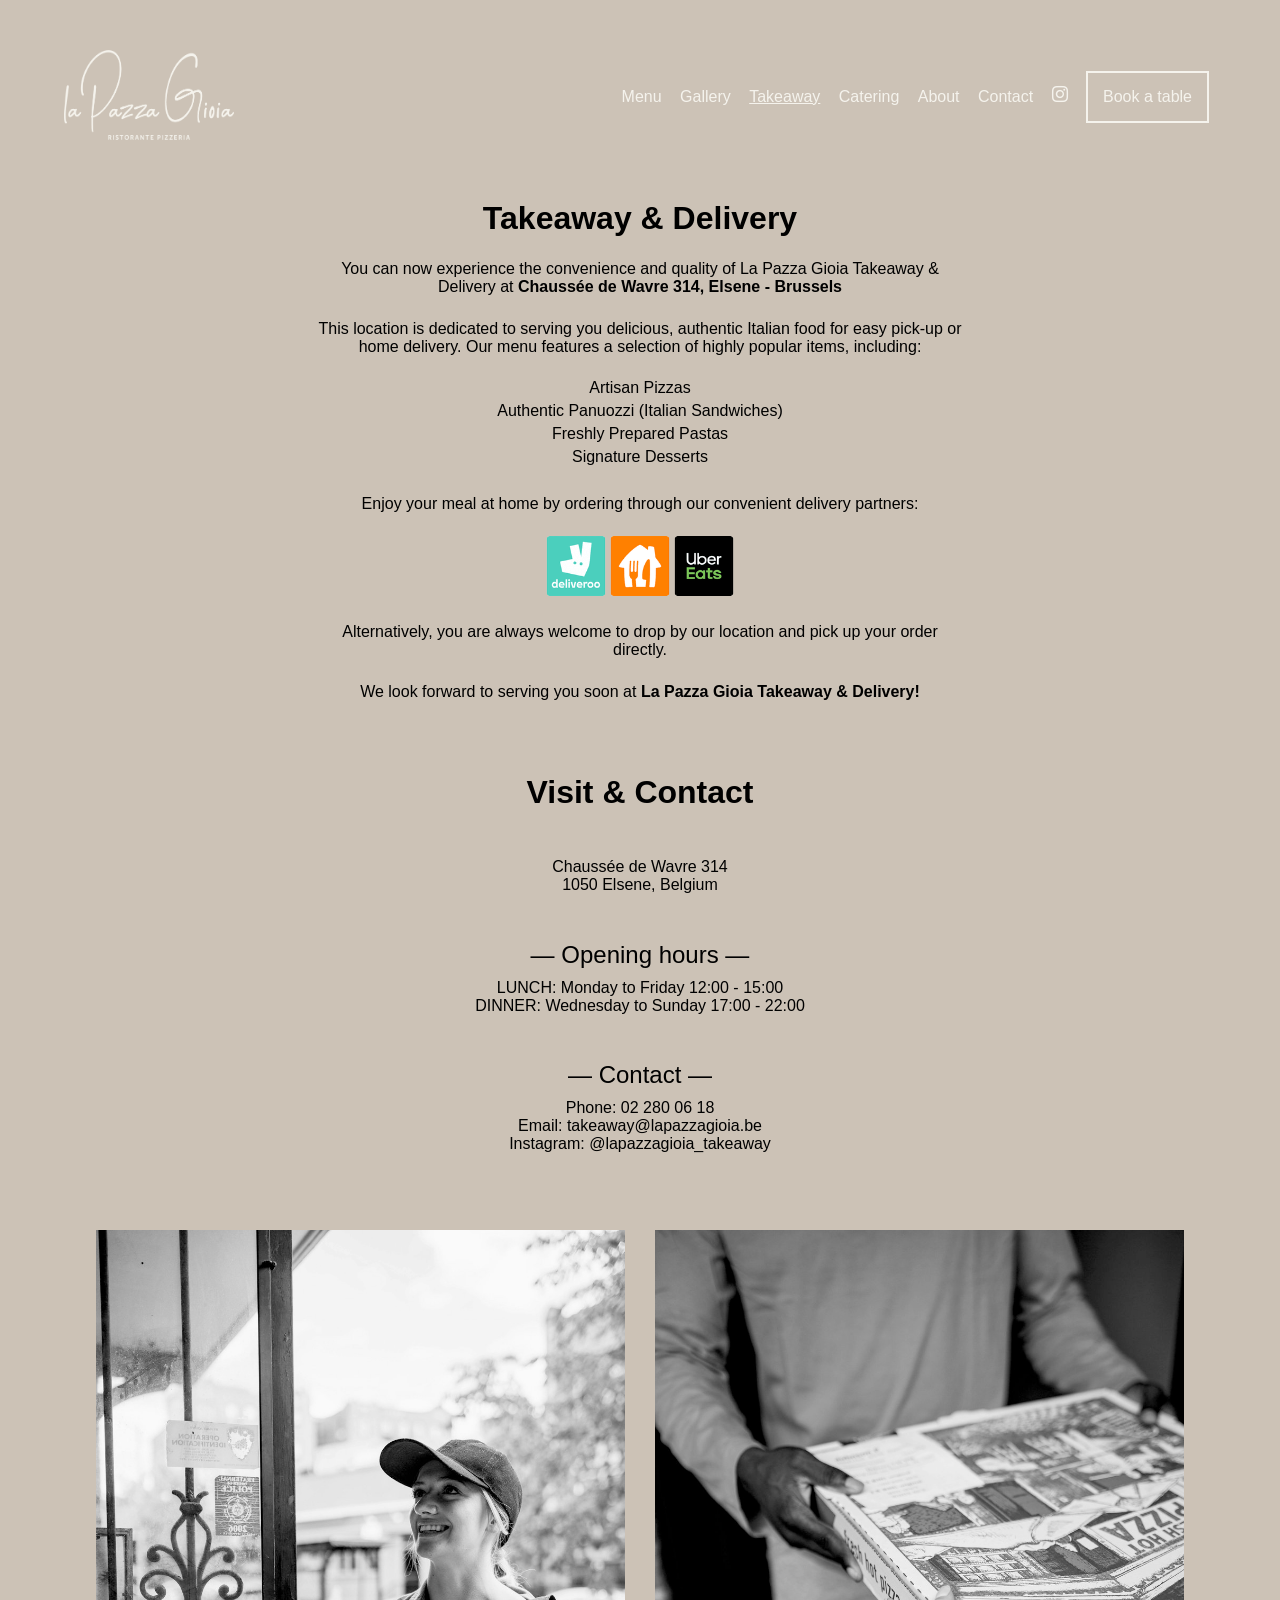
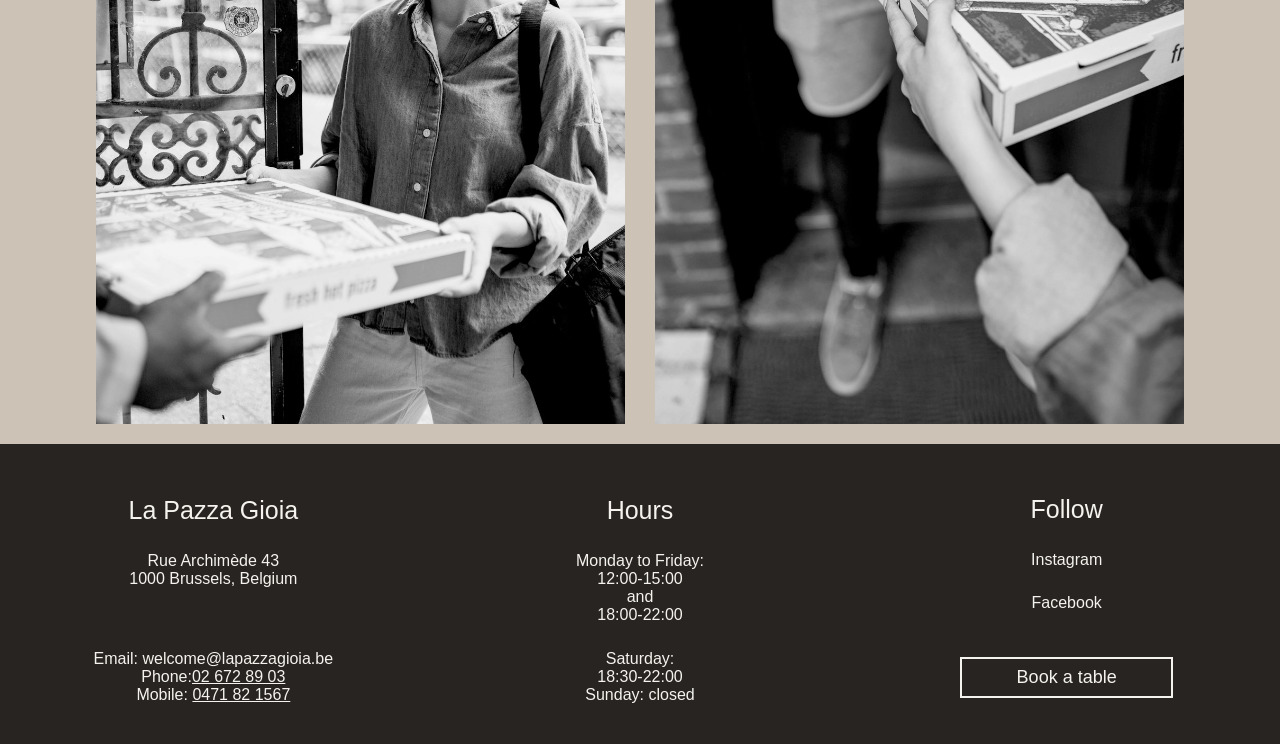
<file: takeaway.html>
<!DOCTYPE html>
<html lang="en">
<head>
    <meta charset="UTF-8">
    <meta name="viewport" content="width=device-width, initial-scale=1.0">
    <title>Takeaway - La Pazza Gioia</title>
    <link rel="stylesheet" href="css/styles.css">
    <link rel="stylesheet"
href="https://cdn.jsdelivr.net/npm/bootstrap-icons@1.13.1/font/bootstrap-icons.min.css">
    <meta name="format-detection" content="telephone=no">
</head>
<body>
    <header>
        <nav>
            <a href="index.html"><img src="img/LaPazzaGioia-Logo.png" alt="La Pazza Gioia logo" id="logo"></a>
            <ul>
                <li><a href="menu.html">Menu</a></li>
                <li><a href="gallery.html">Gallery</a></li>
                <li style="text-decoration: underline;">Takeaway</li>
                <li><a href="catering.html">Catering</a></li>
                <li><a href="about.html">About</a></li>
                <li><a href="contact.html">Contact</a></li>
                <li><a href="https://www.instagram.com/lapazzagioia_bruxelles/" target="_blank"><span class="instagram">&#xF437;</span></a></li>
                <li><button>Book a table</button></li>
            </ul>
            <details class="burger-menu">
                <summary aria-labels="Ouvrir le menu"></summary>
                <ul>
                    <li><a href="menu.html">Menu</a></li>
                    <li><a href="gallery.html">Gallery</a></li>
                    <li><a href="takeaway.html">Takeaway</a></li>
                    <li><a href="catering.html">Catering</a></li>
                    <li><a href="about.html">About</a></li>
                    <li><a href="contact.html">Contact</a></li>
                </ul>
            </details>
        </nav>
    </header>

    <main id="main-takeaway">
        <div id="takeaway-container">
            <div id="takeaway-delivery">
                <div id="offer">
                    <h1 style="font-weight: bold;">Takeaway & Delivery</h1>
                    <p>You can now experience the convenience and quality of La Pazza Gioia Takeaway & Delivery at <span style="font-weight: bold;">Chaussée de Wavre 314, Elsene - Brussels</span></p>
                    <p>This location is dedicated to serving you delicious, authentic Italian food for easy pick-up or home delivery. Our menu features a selection of highly popular items, including:</p>
                    <ul>
                        <li>Artisan Pizzas</li>
                        <li>Authentic Panuozzi (Italian Sandwiches)</li>
                        <li>Freshly Prepared Pastas</li>
                        <li>Signature Desserts</li>
                    </ul>
                    <p>Enjoy your meal at home by ordering through our convenient delivery partners:</p>
                    <div id="platform">
                        <a href="https://www.takeaway.com/be" target="_blank"><img src="img/deliveroo-def+1.png" class="platform-img"></a>
                        <a href="https://deliveroo.be/nl-be/menu/brussels/quartier-europeen/la-pazza-gioia" target="_blank"><img src="img/takeaway-def+1.png" class="platform-img"></a>
                        <a href="https://www.order.store/be/store/la-pazza-gioia-takeaway-&-delivery-begane-grond/3kMCku1ZQv6SegfvEKvrsQ" target="_blank"><img src="img/ubereats-def+1.png" class="platform-img"></a>
                    </div>
                    <p>Alternatively, you are always welcome to drop by our location and pick up your order directly.</p>
                    <p>We look forward to serving you soon at <span style="font-weight: bold;">La Pazza Gioia Takeaway & Delivery!</span></p>
                </div>
                <div id="reservation">
                    <h1 style="font-weight: bold;">Visit & Contact</h1>
                    <p>Chaussée de Wavre 314<br>1050 Elsene, Belgium</p>
                    <div>
                        <h2 style="margin-bottom: 10px;">— Opening hours —</h2>
                        <div id="opening-hours">
                            <p>LUNCH: Monday to Friday 12:00 - 15:00</p>
                            <p>DINNER: Wednesday to Sunday 17:00 - 22:00</p>
                        </div>
                    </div>
                    <div>
                        <h2 style="margin-bottom: 10px;">— Contact —</h2>
                        <div id="coordonnees">
                            <p style="color: black;">Phone: 02 280 06 18</p>
                            <p>Email: <a href="mailto:takeaway@lapazzagioia.be" style="color: black;">takeaway@lapazzagioia.be</a></p>
                            <p>Instagram: <a href="@lapazzagioia_takeaway" style="color: black;">@lapazzagioia_takeaway</a></p>
                        </div>
                    </div>
                </div>
            </div>
            <div id="takeaway-img">
                <div>
                    <img src="img/Lapazzagioia-+mizunokozuki-+takaway.jpg" class="img-takeaway">
                </div>
                <div>
                    <img src="img/Lapazzagioia-+mizunokozuki-+takaway+2.jpg" class="img-takeaway">
                </div>
            </div>
        </div>

    </main>

    <footer>
        <div class="footer-card">
            <h1 style="align-content: center;">La Pazza Gioia</h1>
            <div id="footer-adress">
                <p>Rue Archimède 43</p>
                <p>1000 Brussels, Belgium</p>
            </div>
            <div id="footer-coordonnees" style="align-content: center;">
                <p><a href="mailto:welcome@lapazzagioia.be">Email: welcome@lapazzagioia.be</a></p>
                <p>Phone:<span style="text-decoration: underline;">02 672 89 03</span></p>
                <p>Mobile: <span style="text-decoration: underline;">0471 82 1567</span></p>
            </div>
        </div>
        <div class="footer-card">
            <h1 style="align-content: center;">Hours</h1>
            <div id="m-to-f">
                <p>Monday to Friday:</p>
                <p>12:00-15:00</p>
                <p>and</p>
                <p>18:00-22:00</p>
            </div>
            <div id="s-and-d" style="align-content: center;">
                <p>Saturday:</p>
                <p>18:30-22:00</p>
                <p>Sunday: closed</p>
            </div>
        </div>
        <div class="footer-card">
            <h1 style="align-content: center;">Follow</h1>
            <div id="social-networks">
                <p><a href="https://www.instagram.com/lapazzagioia_bruxelles/" target="_blank">Instagram</a></p>
                <p><a href="https://www.facebook.com/lapazzagioiabrussels" target="_blank">Facebook</a></p>
            </div>
            <div style="align-content: center;">
                <button>Book a table</button>
            </div>
        </div>
    </footer>
    
</body>
</html>
</file>
<file: css/styles.css>
* {
    margin: 0;
    padding: 0;
    font-family: 'Inter', sans-serif;
    font-weight: 300;
}

/****** Structure *****/

/* Body & Header */

body {
    background-color: rgb(204, 194, 182);
}

header {
    height: 200px;
    display: flex;
    justify-content: center;
}

#logo {
    height: 90px;
    width: 170px;
}

nav {
    display: flex;
    justify-content: space-between;
    align-items: center;
    width: 90%;
    position: fixed;
    margin-top: 50px;
}

nav ul {
    list-style: none;
}

nav ul li {
    color: rgb(245, 243, 237);
    display: inline-block;
    font-size: 16px;
    padding: 7px;
}

nav ul li:hover {
    cursor: pointer;
}

.instagram {
    font-family: "bootstrap-icons";
}

a {
    text-decoration: none;
    color: rgb(245, 243, 237);
    cursor: pointer;
}

.burger-menu {
    display: none;
}

button {
    border: 2px solid rgb(245, 243, 237);
    font-size: 16px;
    padding: 15px;
    background-color: transparent;
    color: rgb(245, 243, 237);
}

button:hover {
    background-color: rgb(245, 243, 237);
    color: black;
    cursor: pointer;
}

/* Footer */

footer {
    background-color: rgb(39, 36, 34);
    color: rgb(245, 243, 237);
    min-height: 300px;
    box-sizing: border-box;
    align-items: center;
    text-align: center;
    display: grid;
    grid-template-columns: repeat(3, 1fr);
}

.footer-card {
    display: grid;
    height: 250px;
    grid-template-rows: repeat(3, 1fr);
}

footer h1 {
    font-size: 25px;
    margin-bottom: 0;
}

#social-networks p{
    margin-bottom: 25px;
}

footer button {
    border: 2px solid rgb(245, 243, 237);;
    color: rgb(245, 243, 237);
    font-size: 18px;
    padding: 5px;
    background-color: transparent;
    width: 50%;
    height: 50%;
    margin: 0 auto;
}

/****** Index *****/

#header-index {
    background-image: url('../img/LaPazzaGioia_11.jpg');
    background-size: cover;
    background-position: center;
    background-repeat: no-repeat;
    height: 500px;
    display: flex;
    justify-content: center;
    opacity: 0.9;
}

#description {
    min-height: 700px;
    box-sizing: border-box;
    display: flex;
    flex-direction: column;
    align-items: center;
    justify-content: center;
    background-color: rgb(39, 36, 34);
    color: rgb(245, 243, 237);
    text-align: center;
}

#description-container {
    margin-top: 60px;
    margin-bottom: 60px;
}

#description-container p {
    margin-bottom: 30px;
}

.paragraph {
    font-size: 20px;
    width: 35%;
    margin: 0 auto;
}

#book-small-screen {
    display: none;
}

#salle {
    background-image: url('../img/LaPazzaGioia_14.jpg');
    background-size: cover;
    background-position: center;
    background-repeat: no-repeat;
    height: 900px;
}

#entree {
    background-image: url('../img/LaPazzaGioia_15.jpg');
    background-size: cover;
    background-position: center;
    background-repeat: no-repeat;
    height: 700px;
}

#menu {
    min-height: 900px;
    background-color: rgb(204, 194, 182);
    display: flex;
    align-items: center;
    justify-content: center;
    box-sizing: border-box;
}

#menu-container {
    width: 50%;
    margin: 0 auto;
}

#menu-container h1 {
    color: rgb(69, 64, 61);
    font-weight: 400;
    font-style: normal;
    border-bottom: 2px solid grey;
    text-align: center;
    padding-bottom: 55px;
}

.span-menu {
    color: rgb(69, 64, 61); 
    font-size: 40px;
}

summary {
    list-style: none;
    cursor: pointer;
    display: flex;
    justify-content: space-between;
    align-items: center;
    font-size: 25px;
    border-bottom: 2px solid grey;
    padding-bottom: 20px;
    padding-top: 20px;
}

summary::-webkit-details-marker {
    display: none;
}

summary::after {
    content: '+';
    font-size: 32px;
}

details[open] summary {
    border: none;
}

details[open] summary::after {
    content: "−";
}

details h3 {
    margin-left: 30px;
    margin-bottom: 20px;
    font-weight: bold;
}

details ul {
    margin-left: 50px;
}

details ul li {
    margin-bottom: 10px;
}

/****** Gallery *****/

#main-gallery {
    width: 85%;
    margin: 0 auto;
}

.img-gallery {
    height: 100%;
    width: 100%;
    object-fit: cover;
}

#main-gallery-container {
    display: grid;
    grid-template-columns: repeat(2, 1fr);
    gap: 40px;
    margin-bottom: 50px;
}

/****** Contact *****/

#main-contact {
    display: flex;
    flex-direction: column;
    justify-content: center;
}

#contact-coordonnees {
    display: grid;
    text-align: center;
    gap: 15px;
    min-height: 600px;
    box-sizing: border-box;
    margin-bottom: 50px;
}

#contact-button {
    width: 15%;
    margin: 0 auto;
    margin-top: 20px;
    border: 2px solid black;
    color: black;
    font-size: 18px;
    padding: 5px;
    background-color: transparent;
}

#contact-button:hover {
    color: white;
    background-color: black;
}

#vitrine {
    background-image: url('../img/LaPazzaGioia_21.jpg');
    background-size: cover;
    background-position: center;
    background-repeat: no-repeat;
    height: 500px;
}

#contact-horaires {
    display: grid;
    gap: 20px;
}

/****** Catering *****/

#catering-container {
    display: grid;
    text-align: center;
    width: 85%;
    margin: 0 auto;
}

#catering-service {
    margin-bottom: 50px;
    gap: 30px;
    display: grid;
    min-height: 400px;
    width: 60%;
    margin: 0 auto;
    margin-bottom: 20px;
    box-sizing: border-box;
}

#catering-img {
    display: grid;
    grid-template-columns: repeat(2, 1fr);
    gap: 30px;
}

.img-catering {
    height: 90%;
    width: 100%;
    object-fit: cover;
}

/****** Takeaway *****/

#takeaway-container {
    display: grid;
    width: 85%;
    margin: 0 auto;
}

#takeaway-delivery {
    margin-bottom: 50px;
    display: grid;
    gap: 30px;
    min-height: 1000px;
    box-sizing: border-box;
    width: 60%;
    margin: 0 auto;
    margin-bottom: 30px;
    text-align: center;
}

#takeaway-delivery ul {
    list-style: none;
}

#offer, #reservation {
    display: grid;
}

#offer {
    margin-bottom: 20px;
}

#offer ul li {
    margin-bottom: 5px;
}

.platform-img {
    height: 60px;
    width: 60px;
}

#takeaway-img {
    display: grid;
    grid-template-columns: repeat(2, 1fr);
    gap: 30px;
}

.img-takeaway {
    display: block;
    height: auto;
    width: 100%;
    object-fit: cover;
    margin-bottom: 20px;
}

/****** About *****/

#about-main {
    height: 100%;
}

.card {
    display: grid;
    grid-template-columns: repeat(2, 1fr);
    height: 100%;
}

.about-img {
    height: 700px;
    width: 100%;
    object-fit: cover;
}

.about-description {
    display: grid;
    gap: 30px;
    align-content: center;
    width: 70%;
    margin: 0 auto;
}

.about-description p {
    text-align: justify;
}

.about-description-article {
    display: grid;
    gap: 10px;
    margin-bottom: 20px;
}

/****** Menu *****/

#menu-layout {
    min-height: 900px;
    display: flex;
    justify-content: center;
    box-sizing: border-box;
    margin-bottom: 40px;
}

#table {
    background-image: url('../img/LaPazzaGioia_22.jpg');
    background-size: cover;
    background-position: center;
    background-repeat: no-repeat;
    height: 500px;
}

/****** Media Queries *****/

@media (max-width: 800px) {
    nav > ul {
        display: none;
    }
    .burger-menu {
        display: block;
        position: relative;
    }
    .burger-menu summary {
        list-style: none;
        cursor: pointer;
        font-size: 30px;
        color: white;
        border-bottom: none;
    }
    .burger-menu summary::after {
        content: "☰";
    }
    .burger-menu[open] summary::after {
        content: "x";
    }
    .burger-menu ul {
        position: absolute;
        top: 100%;
        right: 0;
        width: 180px;
        padding: 15px;
        background-color: rgb(39, 36, 34);
        list-style: none;
    }
    .burger-menu li {
        display: block;
        padding: 10px;
    }
    #book-small-screen {
        display: flex;
        border: 2px solid rgb(245, 243, 237);
        font-size: 20px;
        padding: 20px;
        background-color: transparent;
        color: rgb(245, 243, 237);
        margin-bottom: 60px;
        margin-top: 40px;
    }
    #book-small-screen:hover {
        border : none;
        background-color: white;
        color:rgb(39, 36, 34);
    }
    #book-large-screen {
        display: none;
    }
    #menu-container {
        width: 90%;
    }
    #catering-service {
        width: 80%;
    }
    footer button {
        width: 70%;
    }
    #contact-button {
        width: 30%;
    }
    #main-gallery-container, #takeaway-img, .card, #catering-img, footer {
        grid-template-columns: 1fr;
    }
    #catering-img img {
        height: 600px;
    }
    #takeaway-delivery {
        width: 80%;
    }
    #takeaway-img {
        gap: 15px;
    }
    #offer, #reservation {
        gap: 20px;
    }
    .card {
        gap: 20px;
    }
    .about-description {
        margin-bottom: 30px;
    }
    .about-description-article {
        display: grid;
        gap: 15px;
        margin-bottom: 0;
    }
}
</file>
